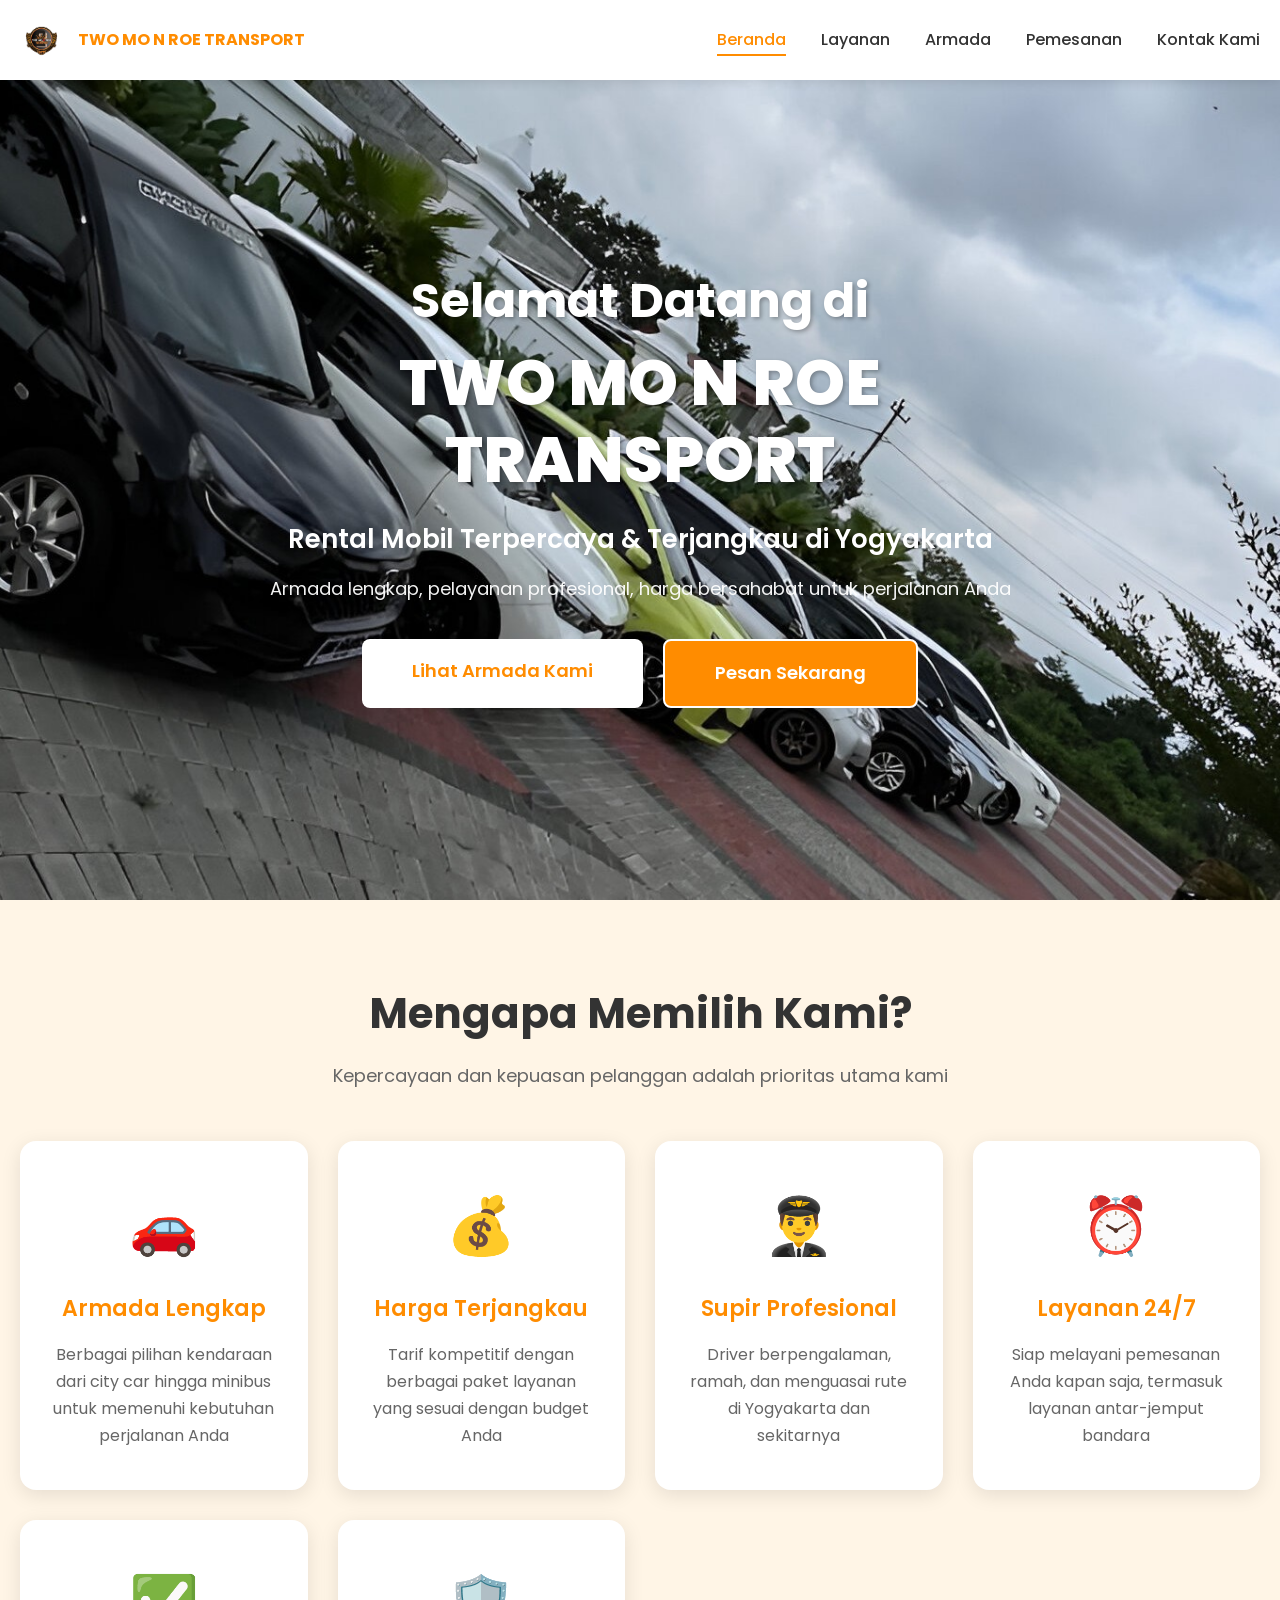
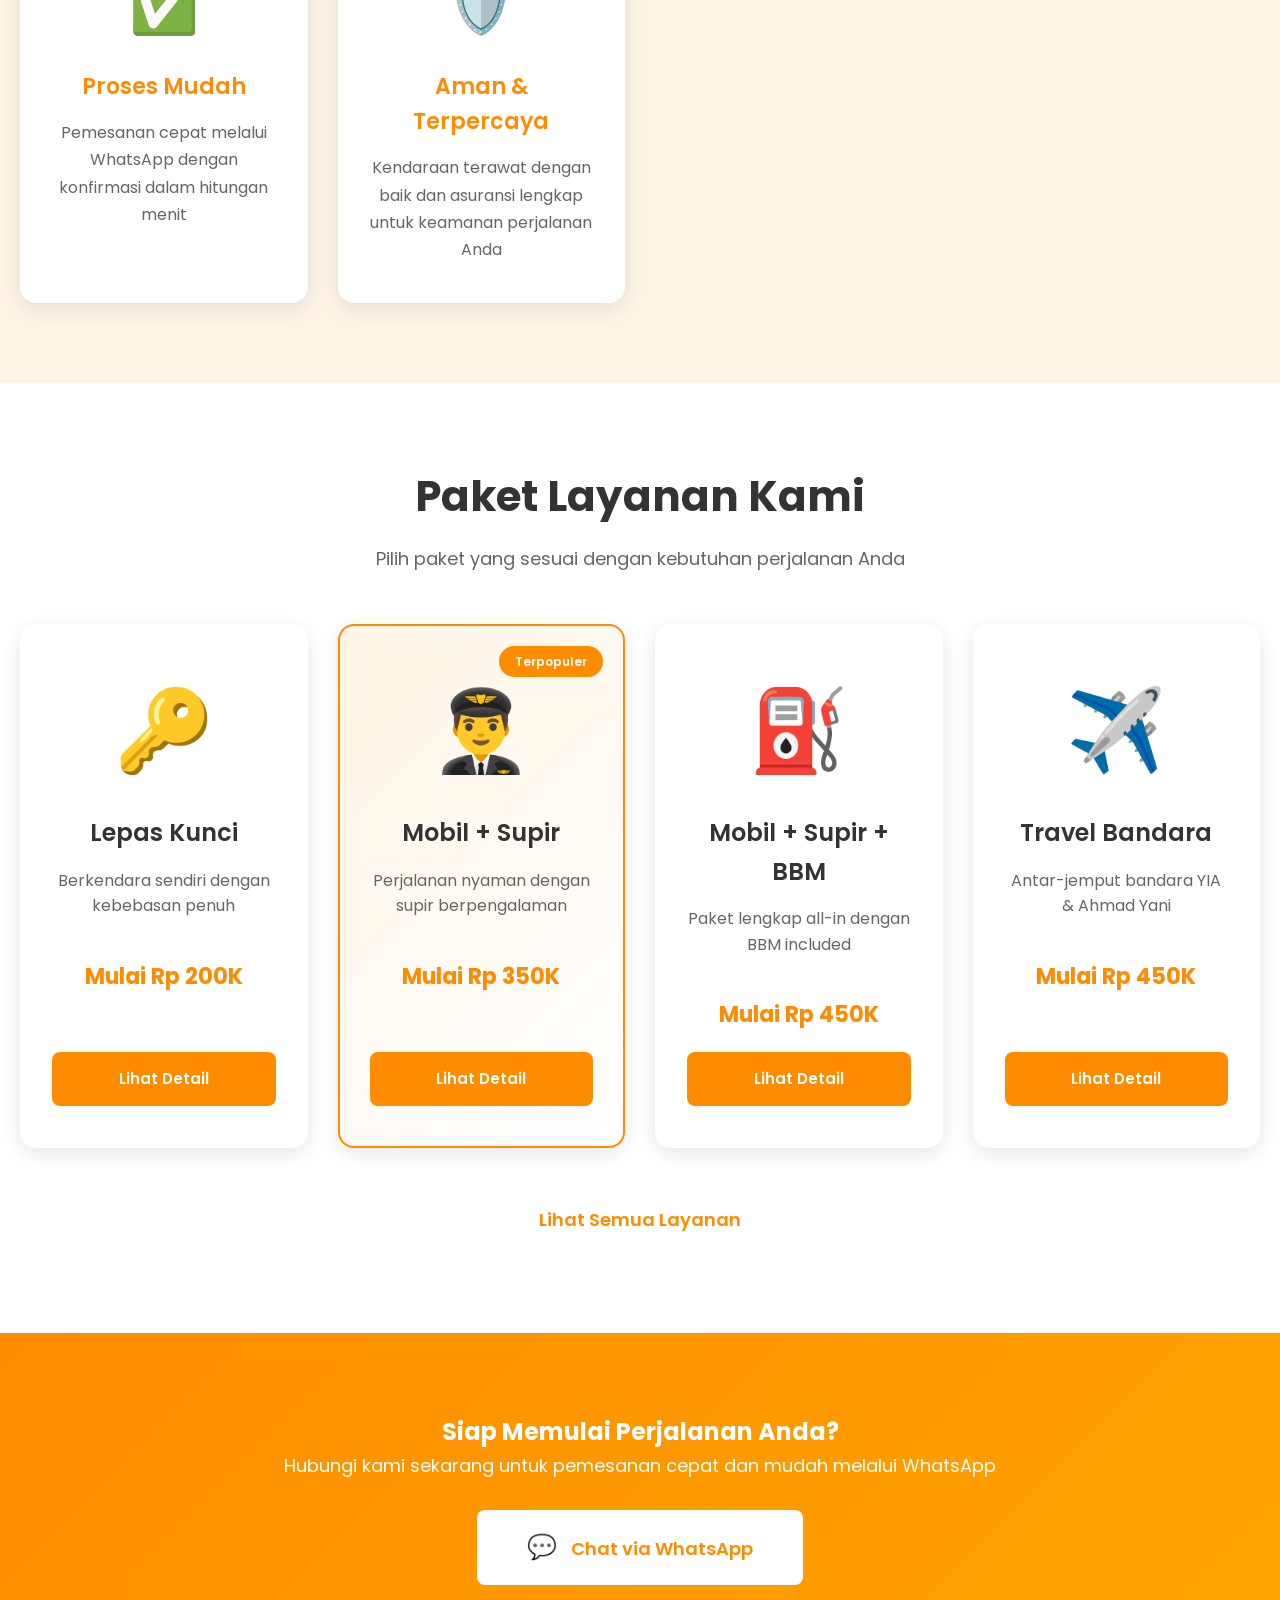
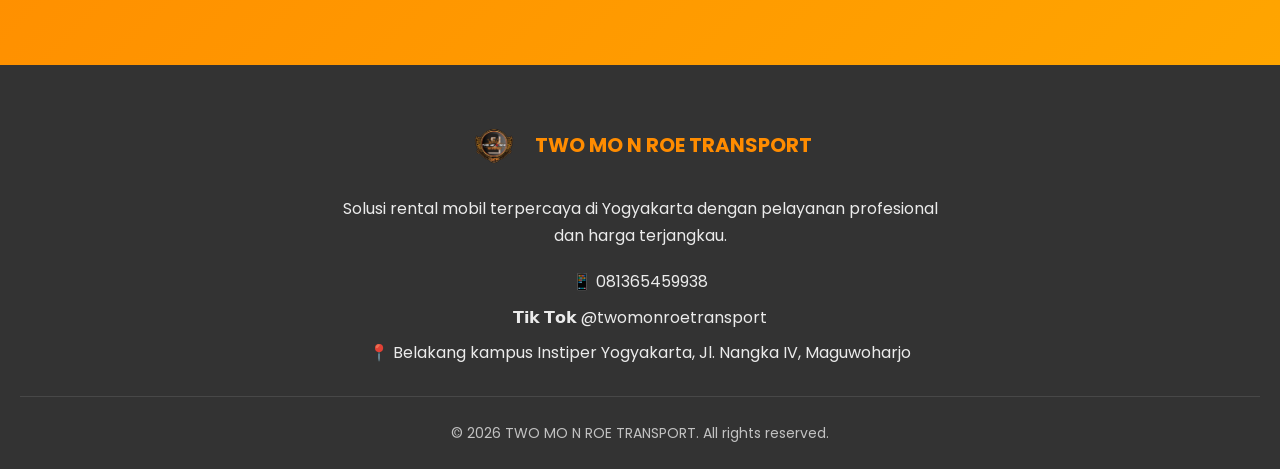
<file: index.html>
<!DOCTYPE html>
<html lang="id">
<head>
    <meta charset="UTF-8">
    <meta name="viewport" content="width=device-width, initial-scale=1.0">
    <meta name="description" content="TWO MO N ROE TRANSPORT - Rental Mobil Terpercaya di Yogyakarta. Layanan Lepas Kunci, Mobil + Supir, dan Travel Bandara.">
    <link rel="icon" href="assets/logo.png" type="image/png">
    <title>TWO MO N ROE TRANSPORT - Rental Mobil Yogyakarta</title>
    <link rel="stylesheet" href="./style.css">
    <link rel="preconnect" href="https://fonts.googleapis.com">
    <link rel="preconnect" href="https://fonts.gstatic.com" crossorigin>
    <link href="https://fonts.googleapis.com/css2?family=Poppins:wght@400;500;600;700;800&display=swap" rel="stylesheet">
</head>
<body>
    <!-- Navigation -->
    <nav class="navbar" id="navbar">
        <div class="container">
            <div class="nav-wrapper">
                <div class="logo">
                    <img src="assets/logo.png" alt="TWO MO N ROE TRANSPORT Logo">
                    <span>TWO MO N ROE TRANSPORT</span>
                </div>
                <button class="mobile-menu-toggle" id="mobileMenuToggle">
                    <span></span>
                    <span></span>
                    <span></span>
                </button>
                <ul class="nav-menu" id="navMenu">
                    <li><a href="index.html" class="nav-link active">Beranda</a></li>
                    <li><a href="layanan.html" class="nav-link">Layanan</a></li>
                    <li><a href="armada.html" class="nav-link">Armada</a></li>
                    <li><a href="pemesanan.html" class="nav-link">Pemesanan</a></li>
                    <li><a href="kontak.html" class="nav-link">Kontak Kami</a></li>
                </ul>
            </div>
        </div>
    </nav>

    <!-- Hero Section -->
    <section class="hero">
        <div class="hero-overlay"></div>
        <div class="hero-background" style="background-image: url('assets/profil2.jpg');"></div>
        <div class="hero-content">
            <h1 class="hero-title">Selamat Datang di<br><span class="brand-name">TWO MO N ROE TRANSPORT</span></h1>
            <p class="hero-subtitle">Rental Mobil Terpercaya & Terjangkau di Yogyakarta</p>
            <p class="hero-description">Armada lengkap, pelayanan profesional, harga bersahabat untuk perjalanan Anda</p>
            <div class="hero-buttons">
                <a href="armada.html" class="btn btn-primary btn-large">Lihat Armada Kami</a>
                <a href="pemesanan.html" class="btn btn-outline btn-large">Pesan Sekarang</a>
            </div>
        </div>
    </section>

    <!-- Why Choose Us Section -->
    <section class="why-choose">
        <div class="container">
            <h2 class="section-title">Mengapa Memilih Kami?</h2>
            <p class="section-subtitle">Kepercayaan dan kepuasan pelanggan adalah prioritas utama kami</p>
            <div class="features-grid">
                <div class="feature-card">
                    <div class="feature-icon">🚗</div>
                    <h3>Armada Lengkap</h3>
                    <p>Berbagai pilihan kendaraan dari city car hingga minibus untuk memenuhi kebutuhan perjalanan Anda</p>
                </div>
                <div class="feature-card">
                    <div class="feature-icon">💰</div>
                    <h3>Harga Terjangkau</h3>
                    <p>Tarif kompetitif dengan berbagai paket layanan yang sesuai dengan budget Anda</p>
                </div>
                <div class="feature-card">
                    <div class="feature-icon">👨‍✈️</div>
                    <h3>Supir Profesional</h3>
                    <p>Driver berpengalaman, ramah, dan menguasai rute di Yogyakarta dan sekitarnya</p>
                </div>
                <div class="feature-card">
                    <div class="feature-icon">⏰</div>
                    <h3>Layanan 24/7</h3>
                    <p>Siap melayani pemesanan Anda kapan saja, termasuk layanan antar-jemput bandara</p>
                </div>
                <div class="feature-card">
                    <div class="feature-icon">✅</div>
                    <h3>Proses Mudah</h3>
                    <p>Pemesanan cepat melalui WhatsApp dengan konfirmasi dalam hitungan menit</p>
                </div>
                <div class="feature-card">
                    <div class="feature-icon">🛡️</div>
                    <h3>Aman & Terpercaya</h3>
                    <p>Kendaraan terawat dengan baik dan asuransi lengkap untuk keamanan perjalanan Anda</p>
                </div>
            </div>
        </div>
    </section>

    <!-- Services Preview Section -->
    <section class="services-preview">
        <div class="container">
            <h2 class="section-title">Paket Layanan Kami</h2>
            <p class="section-subtitle">Pilih paket yang sesuai dengan kebutuhan perjalanan Anda</p>
            <div class="services-grid-clean">
                <div class="service-card-clean">
                    <div class="service-icon-large">🔑</div>
                    <h3>Lepas Kunci</h3>
                    <p>Berkendara sendiri dengan kebebasan penuh</p>
                    <div class="price-tag">Mulai Rp 200K</div>
                    <a href="layanan.html#lepas-kunci" class="btn btn-secondary">Lihat Detail</a>
                </div>
                <div class="service-card-clean featured">
                    <div class="badge">Terpopuler</div>
                    <div class="service-icon-large">👨‍✈️</div>
                    <h3>Mobil + Supir</h3>
                    <p>Perjalanan nyaman dengan supir berpengalaman</p>
                    <div class="price-tag">Mulai Rp 350K</div>
                    <a href="layanan.html#mobil-supir" class="btn btn-secondary">Lihat Detail</a>
                </div>
                <div class="service-card-clean">
                    <div class="service-icon-large">⛽</div>
                    <h3>Mobil + Supir + BBM</h3>
                    <p>Paket lengkap all-in dengan BBM included</p>
                    <div class="price-tag">Mulai Rp 450K</div>
                    <a href="layanan.html#mobil-supir-bbm" class="btn btn-secondary">Lihat Detail</a>
                </div>
                <div class="service-card-clean">
                    <div class="service-icon-large">✈️</div>
                    <h3>Travel Bandara</h3>
                    <p>Antar-jemput bandara YIA & Ahmad Yani</p>
                    <div class="price-tag">Mulai Rp 450K</div>
                    <a href="layanan.html#travel-bandara" class="btn btn-secondary">Lihat Detail</a>
                </div>
            </div>
            <div class="text-center" style="margin-top: 40px;">
                <a href="layanan.html" class="btn btn-primary btn-large">Lihat Semua Layanan</a>
            </div>
        </div>
    </section>

    <!-- CTA Section -->
    <section class="cta-section">
        <div class="container">
            <div class="cta-content">
                <h2>Siap Memulai Perjalanan Anda?</h2>
                <p>Hubungi kami sekarang untuk pemesanan cepat dan mudah melalui WhatsApp</p>
                <a href="https://wa.me/6281365459938?text=Halo%20TWO%20MO%20N%20ROE%20TRANSPORT,%20saya%20ingin%20bertanya%20tentang%20rental%20mobil" class="btn btn-primary btn-large" target="_blank">
                    <span class="whatsapp-icon">💬</span> Chat via WhatsApp
                </a>
            </div>
        </div>
    </section>

    <!-- Footer -->
    <footer class="footer">
        <div class="container">
            <div class="footer-content">
                <div class="footer-logo">
                    <img src="assets/logo.png" alt="TWO MO N ROE TRANSPORT Logo">
                    <p>TWO MO N ROE TRANSPORT</p>
                </div>
                <p class="footer-text">Solusi rental mobil terpercaya di Yogyakarta dengan pelayanan profesional dan harga terjangkau.</p>
                <div class="footer-contact">
                    <p>📱 081365459938</p>
                     <p>𝗧𝗶𝗸 𝗧𝗼𝗸 @twomonroetransport</p>
                    <p>📍 Belakang kampus Instiper Yogyakarta, Jl. Nangka IV, Maguwoharjo</p>
                </div>
            </div>
            <div class="footer-bottom">
                <p>&copy; 2026 TWO MO N ROE TRANSPORT. All rights reserved.</p>
            </div>
        </div>
    </footer>

    <script src="script.js"></script>
</body>
</html>
</file>
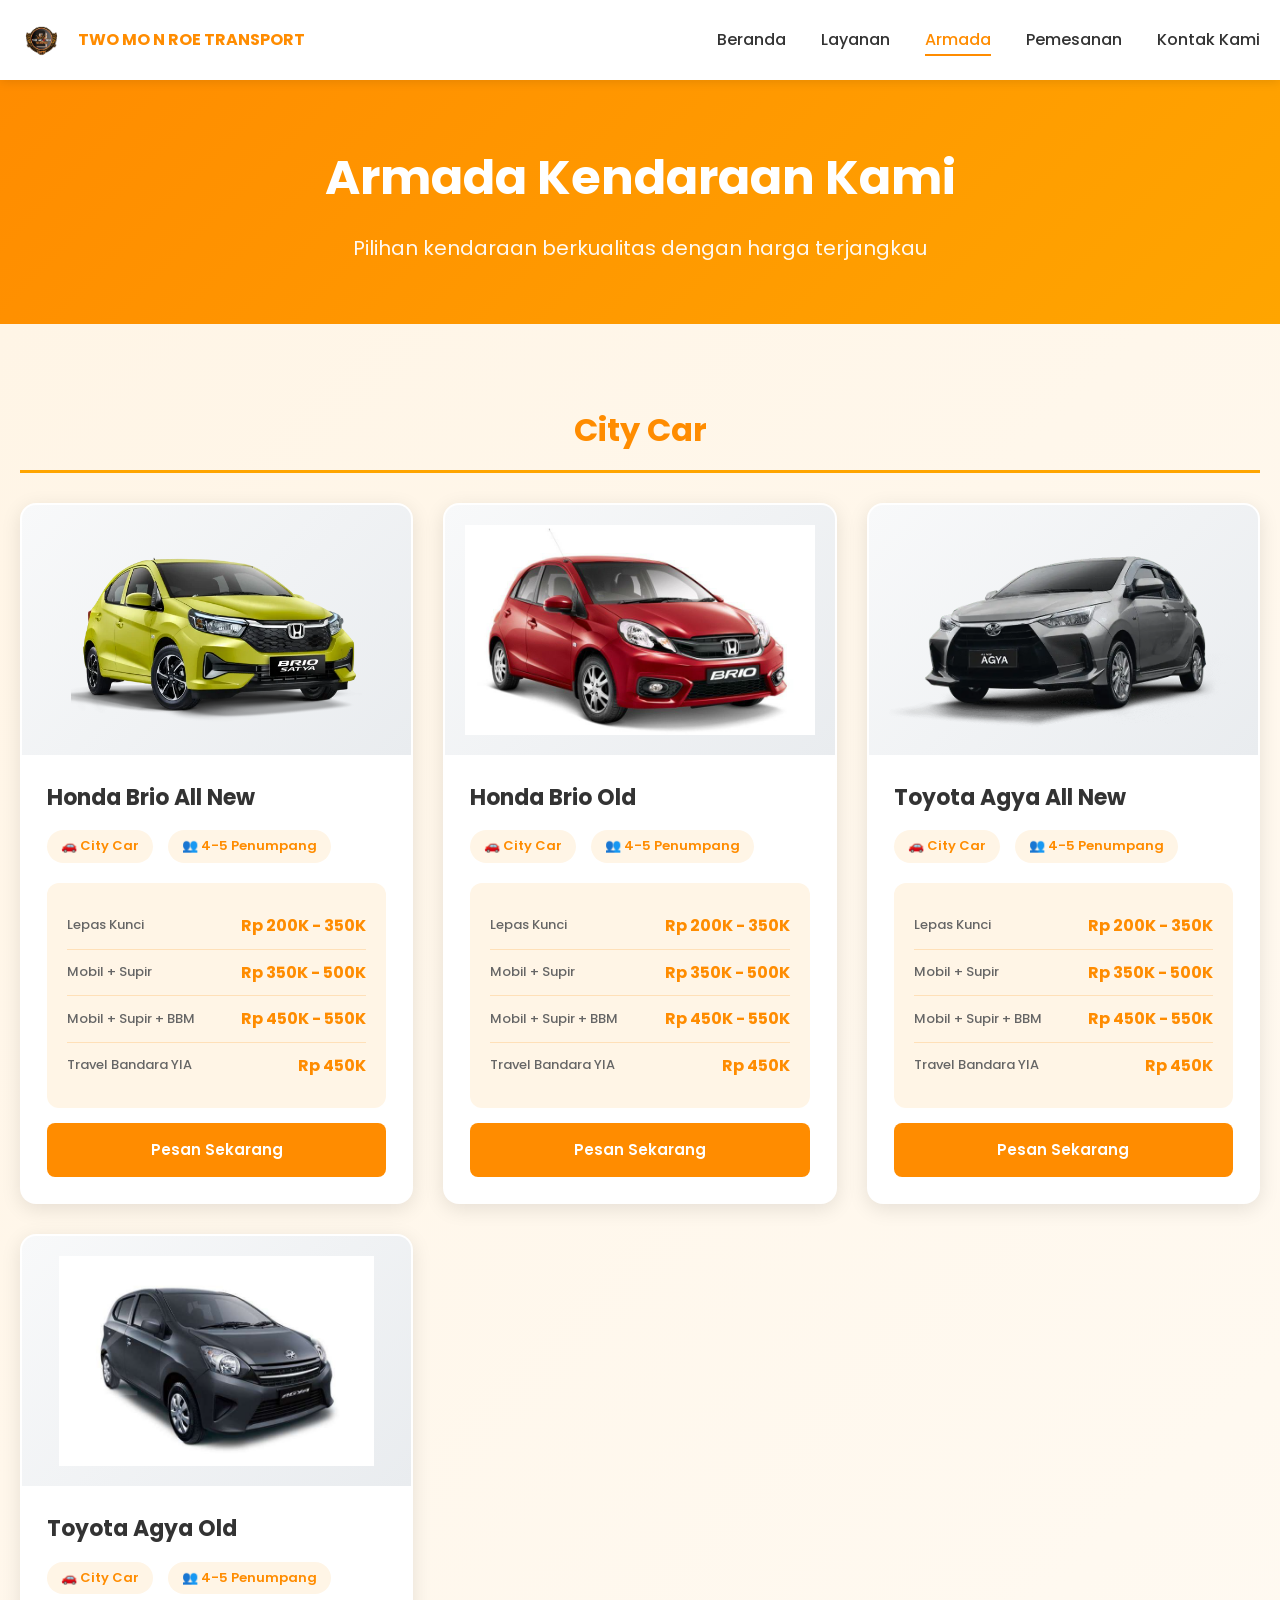
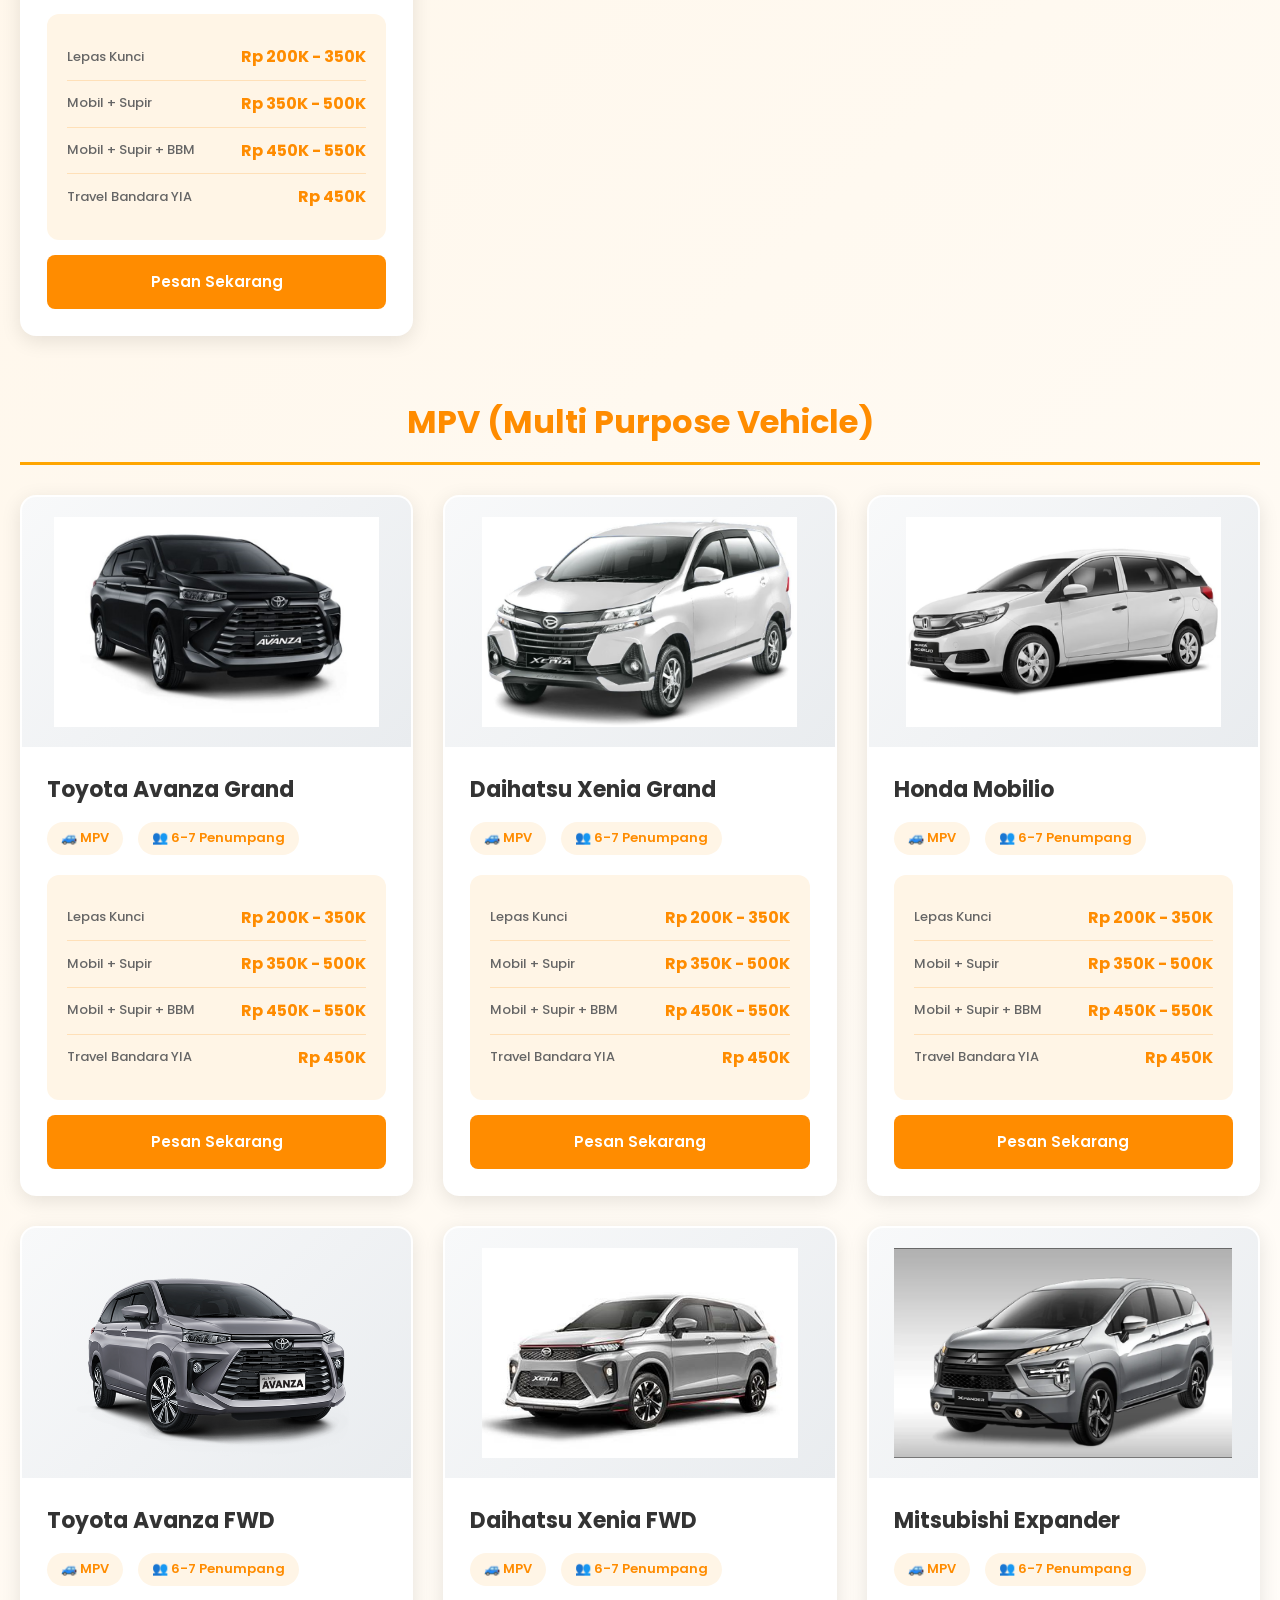
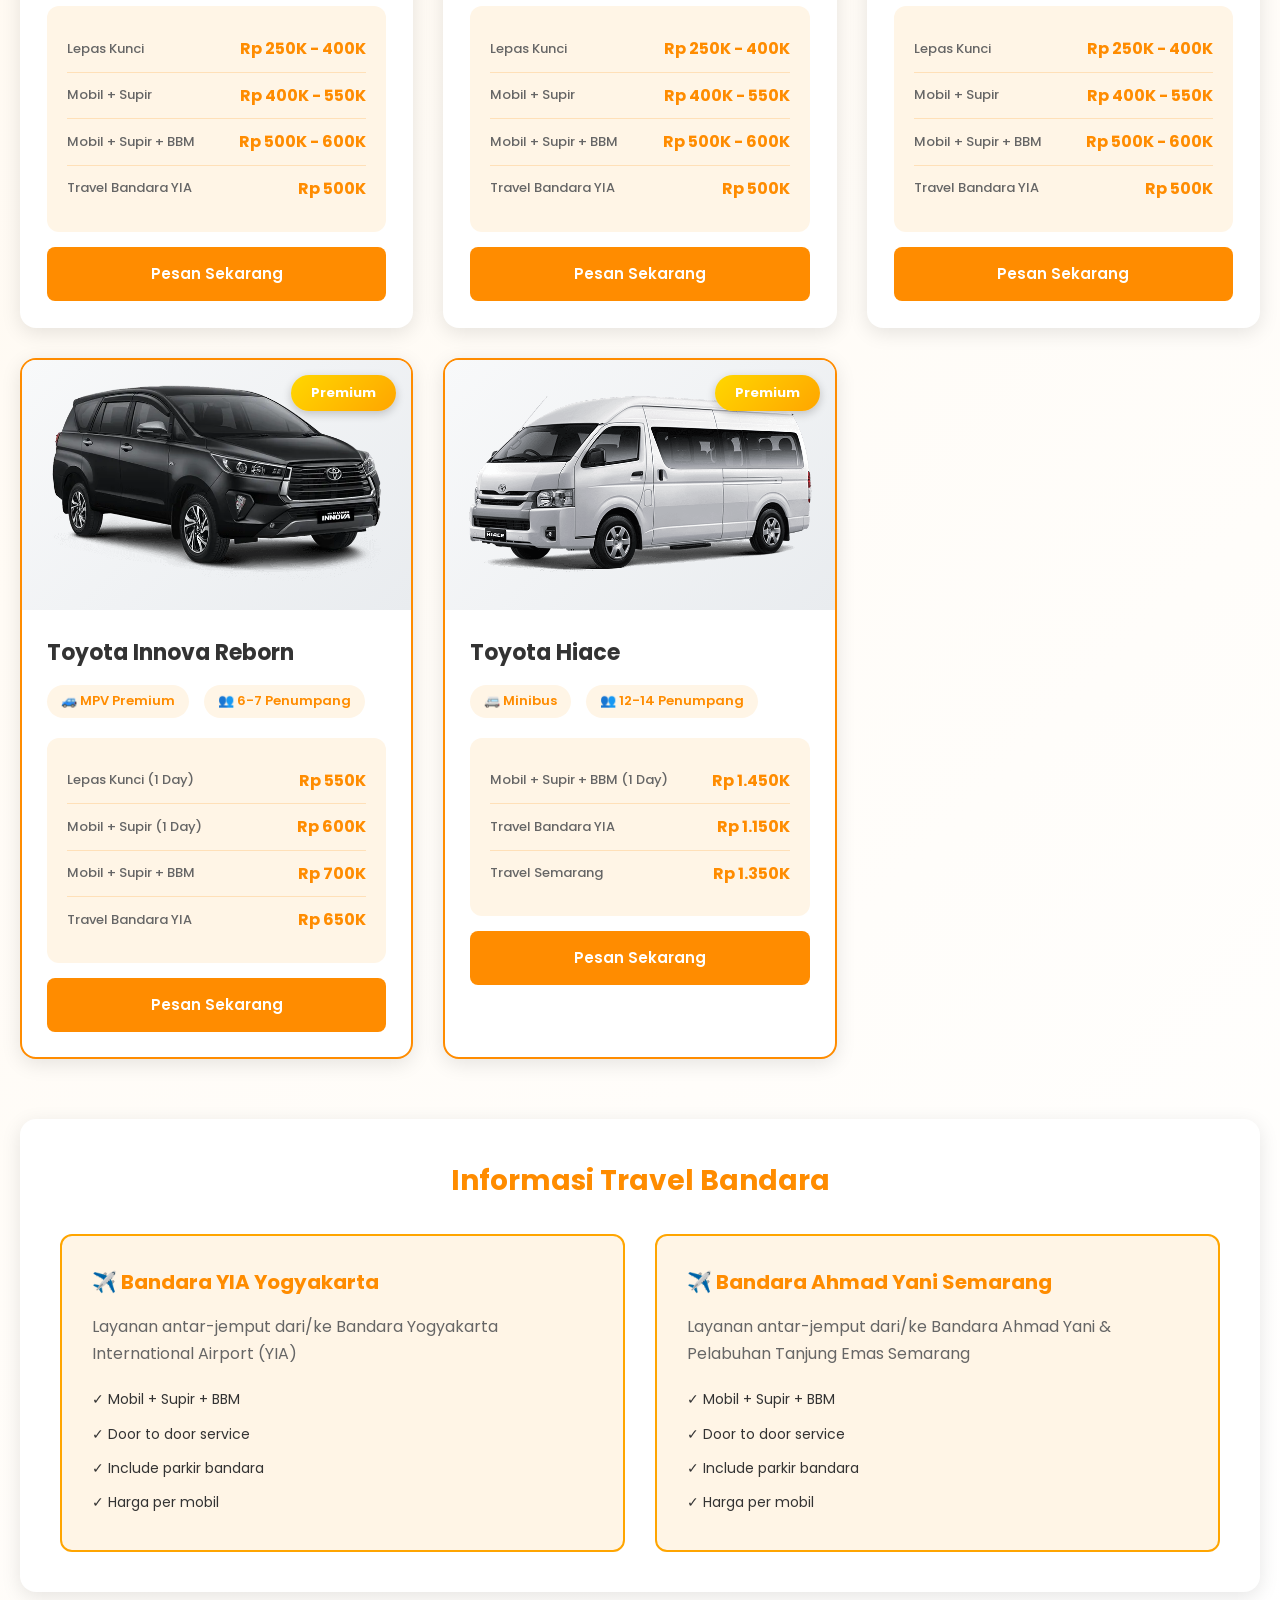
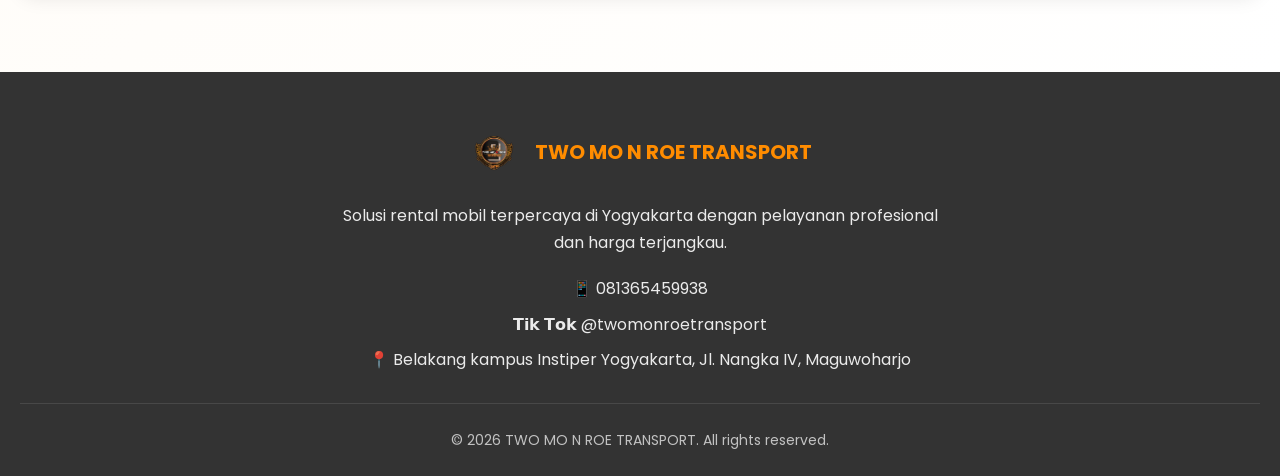
<file: armada.html>
<!DOCTYPE html>
<html lang="id">
<head>
    <meta charset="UTF-8">
    <meta name="viewport" content="width=device-width, initial-scale=1.0">
    <meta name="description" content="Armada Kendaraan TWO MO N ROE TRANSPORT - City Car, MPV, Innova, Hiace untuk Rental di Yogyakarta">
    <link rel="icon" href="assets/logo.png" type="image/png">
    <title>Armada - TWO MO N ROE TRANSPORT</title>
    <link rel="stylesheet" href="./style.css">
    <link rel="preconnect" href="https://fonts.googleapis.com">
    <link rel="preconnect" href="https://fonts.gstatic.com" crossorigin>
    <link href="https://fonts.googleapis.com/css2?family=Poppins:wght@400;500;600;700;800&display=swap" rel="stylesheet">
</head>
<body>
    <!-- Navigation -->
    <nav class="navbar" id="navbar">
        <div class="container">
            <div class="nav-wrapper">
                <div class="logo">
                    <img src="assets/logo.png" alt="TWO MO N ROE TRANSPORT Logo">
                    <span>TWO MO N ROE TRANSPORT</span>
                </div>
                <button class="mobile-menu-toggle" id="mobileMenuToggle">
                    <span></span>
                    <span></span>
                    <span></span>
                </button>
                <ul class="nav-menu" id="navMenu">
                    <li><a href="index.html" class="nav-link">Beranda</a></li>
                    <li><a href="layanan.html" class="nav-link">Layanan</a></li>
                    <li><a href="armada.html" class="nav-link active">Armada</a></li>
                    <li><a href="pemesanan.html" class="nav-link">Pemesanan</a></li>
                    <li><a href="kontak.html" class="nav-link">Kontak Kami</a></li>
                </ul>
            </div>
        </div>
    </nav>

    <!-- Page Header -->
    <section class="page-header">
        <div class="container">
            <h1>Armada Kendaraan Kami</h1>
            <p>Pilihan kendaraan berkualitas dengan harga terjangkau</p>
        </div>
    </section>

    <!-- Armada Section -->
    <section class="armada">
        <div class="container">
            <!-- City Cars -->
            <div class="car-category">
                <h3 class="category-title">City Car</h3>
                <div class="cars-grid">
                    <!-- Honda Brio New -->
                    <div class="car-card" data-category="lepas-kunci mobil-supir mobil-supir-bbm travel">
                        <div class="car-image">
                            <img src="assets/brio-new.png" alt="Honda Brio All New">
                        </div>
                        <div class="car-info">
                            <h4>Honda Brio All New</h4>
                            <div class="car-specs">
                                <span>🚗 City Car</span>
                                <span>👥 4-5 Penumpang</span>
                            </div>
                            <div class="price-options">
                                <div class="price-item">
                                    <span class="service-type">Lepas Kunci</span>
                                    <span class="price">Rp 200K - 350K</span>
                                </div>
                                <div class="price-item">
                                    <span class="service-type">Mobil + Supir</span>
                                    <span class="price">Rp 350K - 500K</span>
                                </div>
                                <div class="price-item">
                                    <span class="service-type">Mobil + Supir + BBM</span>
                                    <span class="price">Rp 450K - 550K</span>
                                </div>
                                <div class="price-item">
                                    <span class="service-type">Travel Bandara YIA</span>
                                    <span class="price">Rp 450K</span>
                                </div>
                            </div>
                            <a href="https://wa.me/6281365459938?text=Halo%20TWO%20MO%20N%20ROE%20TRANSPORT,%20saya%20ingin%20memesan%20Honda%20Brio%20All%20New" 
                            class="btn btn-secondary" target="_blank">Pesan Sekarang</a>
                        </div>
                    </div>

                    <!-- Honda Brio Old -->
                    <div class="car-card" data-category="lepas-kunci mobil-supir mobil-supir-bbm travel">
                        <div class="car-image">
                            <img src="assets/brio-old.png" alt="Honda Brio Old">
                        </div>
                        <div class="car-info">
                            <h4>Honda Brio Old</h4>
                            <div class="car-specs">
                                <span>🚗 City Car</span>
                                <span>👥 4-5 Penumpang</span>
                            </div>
                            <div class="price-options">
                                <div class="price-item">
                                    <span class="service-type">Lepas Kunci</span>
                                    <span class="price">Rp 200K - 350K</span>
                                </div>
                                <div class="price-item">
                                    <span class="service-type">Mobil + Supir</span>
                                    <span class="price">Rp 350K - 500K</span>
                                </div>
                                <div class="price-item">
                                    <span class="service-type">Mobil + Supir + BBM</span>
                                    <span class="price">Rp 450K - 550K</span>
                                </div>
                                <div class="price-item">
                                    <span class="service-type">Travel Bandara YIA</span>
                                    <span class="price">Rp 450K</span>
                                </div>
                            </div>
                            <a href="https://wa.me/6281365459938?text=Halo%20TWO%20MO%20N%20ROE%20TRANSPORT,%20saya%20ingin%20memesan%20Honda%20Brio%20Old" class="btn btn-secondary" target="_blank">Pesan Sekarang</a>
                        </div>
                    </div>

                    <!-- Toyota Agya New -->
                    <div class="car-card" data-category="lepas-kunci mobil-supir mobil-supir-bbm travel">
                        <div class="car-image">
                            <img src="assets/agya-new.png" alt="Toyota Agya All New">
                        </div>
                        <div class="car-info">
                            <h4>Toyota Agya All New</h4>
                            <div class="car-specs">
                                <span>🚗 City Car</span>
                                <span>👥 4-5 Penumpang</span>
                            </div>
                            <div class="price-options">
                                <div class="price-item">
                                    <span class="service-type">Lepas Kunci</span>
                                    <span class="price">Rp 200K - 350K</span>
                                </div>
                                <div class="price-item">
                                    <span class="service-type">Mobil + Supir</span>
                                    <span class="price">Rp 350K - 500K</span>
                                </div>
                                <div class="price-item">
                                    <span class="service-type">Mobil + Supir + BBM</span>
                                    <span class="price">Rp 450K - 550K</span>
                                </div>
                                <div class="price-item">
                                    <span class="service-type">Travel Bandara YIA</span>
                                    <span class="price">Rp 450K</span>
                                </div>
                            </div>
                            <a href="https://wa.me/6281365459938?text=Halo%20TWO%20MO%20N%20ROE%20TRANSPORT,%20saya%20ingin%20memesan%20Toyota%20Agya%20All%20New" class="btn btn-secondary" target="_blank">Pesan Sekarang</a>
                        </div>
                    </div>

                    <!-- Toyota Agya Old -->
                    <div class="car-card" data-category="lepas-kunci mobil-supir mobil-supir-bbm travel">
                        <div class="car-image">
                            <img src="assets/agya-old.jpg" alt="Toyota Agya Old">
                        </div>
                        <div class="car-info">
                            <h4>Toyota Agya Old</h4>
                            <div class="car-specs">
                                <span>🚗 City Car</span>
                                <span>👥 4-5 Penumpang</span>
                            </div>
                            <div class="price-options">
                                <div class="price-item">
                                    <span class="service-type">Lepas Kunci</span>
                                    <span class="price">Rp 200K - 350K</span>
                                </div>
                                <div class="price-item">
                                    <span class="service-type">Mobil + Supir</span>
                                    <span class="price">Rp 350K - 500K</span>
                                </div>
                                <div class="price-item">
                                    <span class="service-type">Mobil + Supir + BBM</span>
                                    <span class="price">Rp 450K - 550K</span>
                                </div>
                                <div class="price-item">
                                    <span class="service-type">Travel Bandara YIA</span>
                                    <span class="price">Rp 450K</span>
                                </div>
                            </div>
                            <a href="https://wa.me/6281365459938?text=Halo%20TWO%20MO%20N%20ROE%20TRANSPORT,%20saya%20ingin%20memesan%20Toyota%20Agya%20Old" class="btn btn-secondary" target="_blank">Pesan Sekarang</a>
                        </div>
                    </div>
                </div>
            </div>

            <!-- MPV -->
            <div class="car-category">
                <h3 class="category-title">MPV (Multi Purpose Vehicle)</h3>
                <div class="cars-grid">
                    <!-- Avanza Grand -->
                    <div class="car-card" data-category="lepas-kunci mobil-supir mobil-supir-bbm travel">
                        <div class="car-image">
                            <img src="assets/avanza-grand.jpg" alt="Toyota Avanza Grand">
                        </div>
                        <div class="car-info">
                            <h4>Toyota Avanza Grand</h4>
                            <div class="car-specs">
                                <span>🚙 MPV</span>
                                <span>👥 6-7 Penumpang</span>
                            </div>
                            <div class="price-options">
                                <div class="price-item">
                                    <span class="service-type">Lepas Kunci</span>
                                    <span class="price">Rp 200K - 350K</span>
                                </div>
                                <div class="price-item">
                                    <span class="service-type">Mobil + Supir</span>
                                    <span class="price">Rp 350K - 500K</span>
                                </div>
                                <div class="price-item">
                                    <span class="service-type">Mobil + Supir + BBM</span>
                                    <span class="price">Rp 450K - 550K</span>
                                </div>
                                <div class="price-item">
                                    <span class="service-type">Travel Bandara YIA</span>
                                    <span class="price">Rp 450K</span>
                                </div>
                            </div>
                            <a href="https://wa.me/6281365459938?text=Halo%20TWO%20MO%20N%20ROE%20TRANSPORT,%20saya%20ingin%20memesan%20Toyota%20Avanza%20Grand" class="btn btn-secondary" target="_blank">Pesan Sekarang</a>
                        </div>
                    </div>

                    <!-- Xenia Grand -->
                    <div class="car-card" data-category="lepas-kunci mobil-supir mobil-supir-bbm travel">
                        <div class="car-image">
                            <img src="assets/xenia-grand.png" alt="Daihatsu Xenia Grand">
                        </div>
                        <div class="car-info">
                            <h4>Daihatsu Xenia Grand</h4>
                            <div class="car-specs">
                                <span>🚙 MPV</span>
                                <span>👥 6-7 Penumpang</span>
                            </div>
                            <div class="price-options">
                                <div class="price-item">
                                    <span class="service-type">Lepas Kunci</span>
                                    <span class="price">Rp 200K - 350K</span>
                                </div>
                                <div class="price-item">
                                    <span class="service-type">Mobil + Supir</span>
                                    <span class="price">Rp 350K - 500K</span>
                                </div>
                                <div class="price-item">
                                    <span class="service-type">Mobil + Supir + BBM</span>
                                    <span class="price">Rp 450K - 550K</span>
                                </div>
                                <div class="price-item">
                                    <span class="service-type">Travel Bandara YIA</span>
                                    <span class="price">Rp 450K</span>
                                </div>
                            </div>
                            <a href="https://wa.me/6281365459938?text=Halo%20TWO%20MO%20N%20ROE%20TRANSPORT,%20saya%20ingin%20memesan%20Daihatsu%20Xenia%20Grand" class="btn btn-secondary" target="_blank">Pesan Sekarang</a>
                        </div>
                    </div>

                    <!-- Mobilio -->
                    <div class="car-card" data-category="lepas-kunci mobil-supir mobil-supir-bbm travel">
                        <div class="car-image">
                            <img src="assets/mobilio.png" alt="Honda Mobilio">
                        </div>
                        <div class="car-info">
                            <h4>Honda Mobilio</h4>
                            <div class="car-specs">
                                <span>🚙 MPV</span>
                                <span>👥 6-7 Penumpang</span>
                            </div>
                            <div class="price-options">
                                <div class="price-item">
                                    <span class="service-type">Lepas Kunci</span>
                                    <span class="price">Rp 200K - 350K</span>
                                </div>
                                <div class="price-item">
                                    <span class="service-type">Mobil + Supir</span>
                                    <span class="price">Rp 350K - 500K</span>
                                </div>
                                <div class="price-item">
                                    <span class="service-type">Mobil + Supir + BBM</span>
                                    <span class="price">Rp 450K - 550K</span>
                                </div>
                                <div class="price-item">
                                    <span class="service-type">Travel Bandara YIA</span>
                                    <span class="price">Rp 450K</span>
                                </div>
                            </div>
                            <a href="https://wa.me/6281365459938?text=Halo%20TWO%20MO%20N%20ROE%20TRANSPORT,%20saya%20ingin%20memesan%20Honda%20Mobilio" class="btn btn-secondary" target="_blank">Pesan Sekarang</a>
                        </div>
                    </div>

                    <!-- Avanza FWD -->
                    <div class="car-card" data-category="lepas-kunci mobil-supir mobil-supir-bbm travel">
                        <div class="car-image">
                            <img src="assets/avanza-fwd.png" alt="Toyota Avanza FWD">
                        </div>
                        <div class="car-info">
                            <h4>Toyota Avanza FWD</h4>
                            <div class="car-specs">
                                <span>🚙 MPV</span>
                                <span>👥 6-7 Penumpang</span>
                            </div>
                            <div class="price-options">
                                <div class="price-item">
                                    <span class="service-type">Lepas Kunci</span>
                                    <span class="price">Rp 250K - 400K</span>
                                </div>
                                <div class="price-item">
                                    <span class="service-type">Mobil + Supir</span>
                                    <span class="price">Rp 400K - 550K</span>
                                </div>
                                <div class="price-item">
                                    <span class="service-type">Mobil + Supir + BBM</span>
                                    <span class="price">Rp 500K - 600K</span>
                                </div>
                                <div class="price-item">
                                    <span class="service-type">Travel Bandara YIA</span>
                                    <span class="price">Rp 500K</span>
                                </div>
                            </div>
                            <a href="https://wa.me/6281365459938?text=Halo%20TWO%20MO%20N%20ROE%20TRANSPORT,%20saya%20ingin%20memesan%20Toyota%20Avanza%20FWD" class="btn btn-secondary" target="_blank">Pesan Sekarang</a>
                        </div>
                    </div>

                    <!-- Xenia FWD -->
                    <div class="car-card" data-category="lepas-kunci mobil-supir mobil-supir-bbm travel">
                        <div class="car-image">
                            <img src="assets/xenia-fwd.jpg" alt="Daihatsu Xenia FWD">
                        </div>
                        <div class="car-info">
                            <h4>Daihatsu Xenia FWD</h4>
                            <div class="car-specs">
                                <span>🚙 MPV</span>
                                <span>👥 6-7 Penumpang</span>
                            </div>
                            <div class="price-options">
                                <div class="price-item">
                                    <span class="service-type">Lepas Kunci</span>
                                    <span class="price">Rp 250K - 400K</span>
                                </div>
                                <div class="price-item">
                                    <span class="service-type">Mobil + Supir</span>
                                    <span class="price">Rp 400K - 550K</span>
                                </div>
                                <div class="price-item">
                                    <span class="service-type">Mobil + Supir + BBM</span>
                                    <span class="price">Rp 500K - 600K</span>
                                </div>
                                <div class="price-item">
                                    <span class="service-type">Travel Bandara YIA</span>
                                    <span class="price">Rp 500K</span>
                                </div>
                            </div>
                            <a href="https://wa.me/6281365459938?text=Halo%20TWO%20MO%20N%20ROE%20TRANSPORT,%20saya%20ingin%20memesan%20Daihatsu%20Xenia%20FWD" class="btn btn-secondary" target="_blank">Pesan Sekarang</a>
                        </div>
                    </div>

                    <!-- Expander -->
                    <div class="car-card" data-category="lepas-kunci mobil-supir mobil-supir-bbm travel">
                        <div class="car-image">
                            <img src="assets/expander.png" alt="Mitsubishi Expander">
                        </div>
                        <div class="car-info">
                            <h4>Mitsubishi Expander</h4>
                            <div class="car-specs">
                                <span>🚙 MPV</span>
                                <span>👥 6-7 Penumpang</span>
                            </div>
                            <div class="price-options">
                                <div class="price-item">
                                    <span class="service-type">Lepas Kunci</span>
                                    <span class="price">Rp 250K - 400K</span>
                                </div>
                                <div class="price-item">
                                    <span class="service-type">Mobil + Supir</span>
                                    <span class="price">Rp 400K - 550K</span>
                                </div>
                                <div class="price-item">
                                    <span class="service-type">Mobil + Supir + BBM</span>
                                    <span class="price">Rp 500K - 600K</span>
                                </div>
                                <div class="price-item">
                                    <span class="service-type">Travel Bandara YIA</span>
                                    <span class="price">Rp 500K</span>
                                </div>
                            </div>
                            <a href="https://wa.me/6281365459938?text=Halo%20TWO%20MO%20N%20ROE%20TRANSPORT,%20saya%20ingin%20memesan%20Mitsubishi%20Expander" class="btn btn-secondary" target="_blank">Pesan Sekarang</a>
                        </div>
                    </div>

                    <!-- Innova Reborn -->
                    <div class="car-card featured-car" data-category="lepas-kunci mobil-supir mobil-supir-bbm travel">
                        <div class="premium-badge">Premium</div>
                        <div class="car-image">
                            <img src="assets/innova.png" alt="Toyota Innova Reborn">
                        </div>
                        <div class="car-info">
                            <h4>Toyota Innova Reborn</h4>
                            <div class="car-specs">
                                <span>🚙 MPV Premium</span>
                                <span>👥 6-7 Penumpang</span>
                            </div>
                            <div class="price-options">
                                <div class="price-item">
                                    <span class="service-type">Lepas Kunci (1 Day)</span>
                                    <span class="price">Rp 550K</span>
                                </div>
                                <div class="price-item">
                                    <span class="service-type">Mobil + Supir (1 Day)</span>
                                    <span class="price">Rp 600K</span>
                                </div>
                                <div class="price-item">
                                    <span class="service-type">Mobil + Supir + BBM</span>
                                    <span class="price">Rp 700K</span>
                                </div>
                                <div class="price-item">
                                    <span class="service-type">Travel Bandara YIA</span>
                                    <span class="price">Rp 650K</span>
                                </div>
                            </div>
                            <a href="https://wa.me/6281365459938?text=Halo%20TWO%20MO%20N%20ROE%20TRANSPORT,%20saya%20ingin%20memesan%20Toyota%20Innova%20Reborn" class="btn btn-secondary" target="_blank">Pesan Sekarang</a>
                        </div>
                    </div>

                    <!-- Hiace -->
                    <div class="car-card featured-car" data-category="mobil-supir-bbm travel">
                        <div class="premium-badge">Premium</div>
                        <div class="car-image">
                            <img src="assets/haice.png" alt="Toyota Hiace">
                        </div>
                        <div class="car-info">
                            <h4>Toyota Hiace</h4>
                            <div class="car-specs">
                                <span>🚐 Minibus</span>
                                <span>👥 12-14 Penumpang</span>
                            </div>
                            <div class="price-options">
                                <div class="price-item">
                                    <span class="service-type">Mobil + Supir + BBM (1 Day)</span>
                                    <span class="price">Rp 1.450K</span>
                                </div>
                                <div class="price-item">
                                    <span class="service-type">Travel Bandara YIA</span>
                                    <span class="price">Rp 1.150K</span>
                                </div>
                                <div class="price-item">
                                    <span class="service-type">Travel Semarang</span>
                                    <span class="price">Rp 1.350K</span>
                                </div>
                            </div>
                            <a href="https://wa.me/6281365459938?text=Halo%20TWO%20MO%20N%20ROE%20TRANSPORT,%20saya%20ingin%20memesan%20Toyota%20Hiace" class="btn btn-secondary" target="_blank">Pesan Sekarang</a>
                        </div>
                    </div>
                </div>
            </div>

            <!-- Travel Info -->
            <div class="travel-info">
                <h3 class="info-title">Informasi Travel Bandara</h3>
                <div class="travel-grid">
                    <div class="travel-card">
                        <h4>✈️ Bandara YIA Yogyakarta</h4>
                        <p>Layanan antar-jemput dari/ke Bandara Yogyakarta International Airport (YIA)</p>
                        <ul>
                            <li>✓ Mobil + Supir + BBM</li>
                            <li>✓ Door to door service</li>
                            <li>✓ Include parkir bandara</li>
                            <li>✓ Harga per mobil</li>
                        </ul>
                    </div>
                    <div class="travel-card">
                        <h4>✈️ Bandara Ahmad Yani Semarang</h4>
                        <p>Layanan antar-jemput dari/ke Bandara Ahmad Yani & Pelabuhan Tanjung Emas Semarang</p>
                        <ul>
                            <li>✓ Mobil + Supir + BBM</li>
                            <li>✓ Door to door service</li>
                            <li>✓ Include parkir bandara</li>
                            <li>✓ Harga per mobil</li>
                        </ul>
                    </div>
                </div>
            </div>
        </div>
    </section>

    <!-- Footer -->
    <footer class="footer">
        <div class="container">
            <div class="footer-content">
                <div class="footer-logo">
                    <img src="assets/logo.png" alt="TWO MO N ROE TRANSPORT Logo">
                    <p>TWO MO N ROE TRANSPORT</p>
                </div>
                <p class="footer-text">Solusi rental mobil terpercaya di Yogyakarta dengan pelayanan profesional dan harga terjangkau.</p>
                <div class="footer-contact">
                    <p>📱 081365459938</p>
                     <p>𝗧𝗶𝗸 𝗧𝗼𝗸 @twomonroetransport</p>
                    <p>📍 Belakang kampus Instiper Yogyakarta, Jl. Nangka IV, Maguwoharjo</p>
                </div>
            </div>
            <div class="footer-bottom">
                <p>&copy; 2026 TWO MO N ROE TRANSPORT. All rights reserved.</p>
            </div>
        </div>
    </footer>

    <script src="script.js"></script>
</body>
</html>
</file>
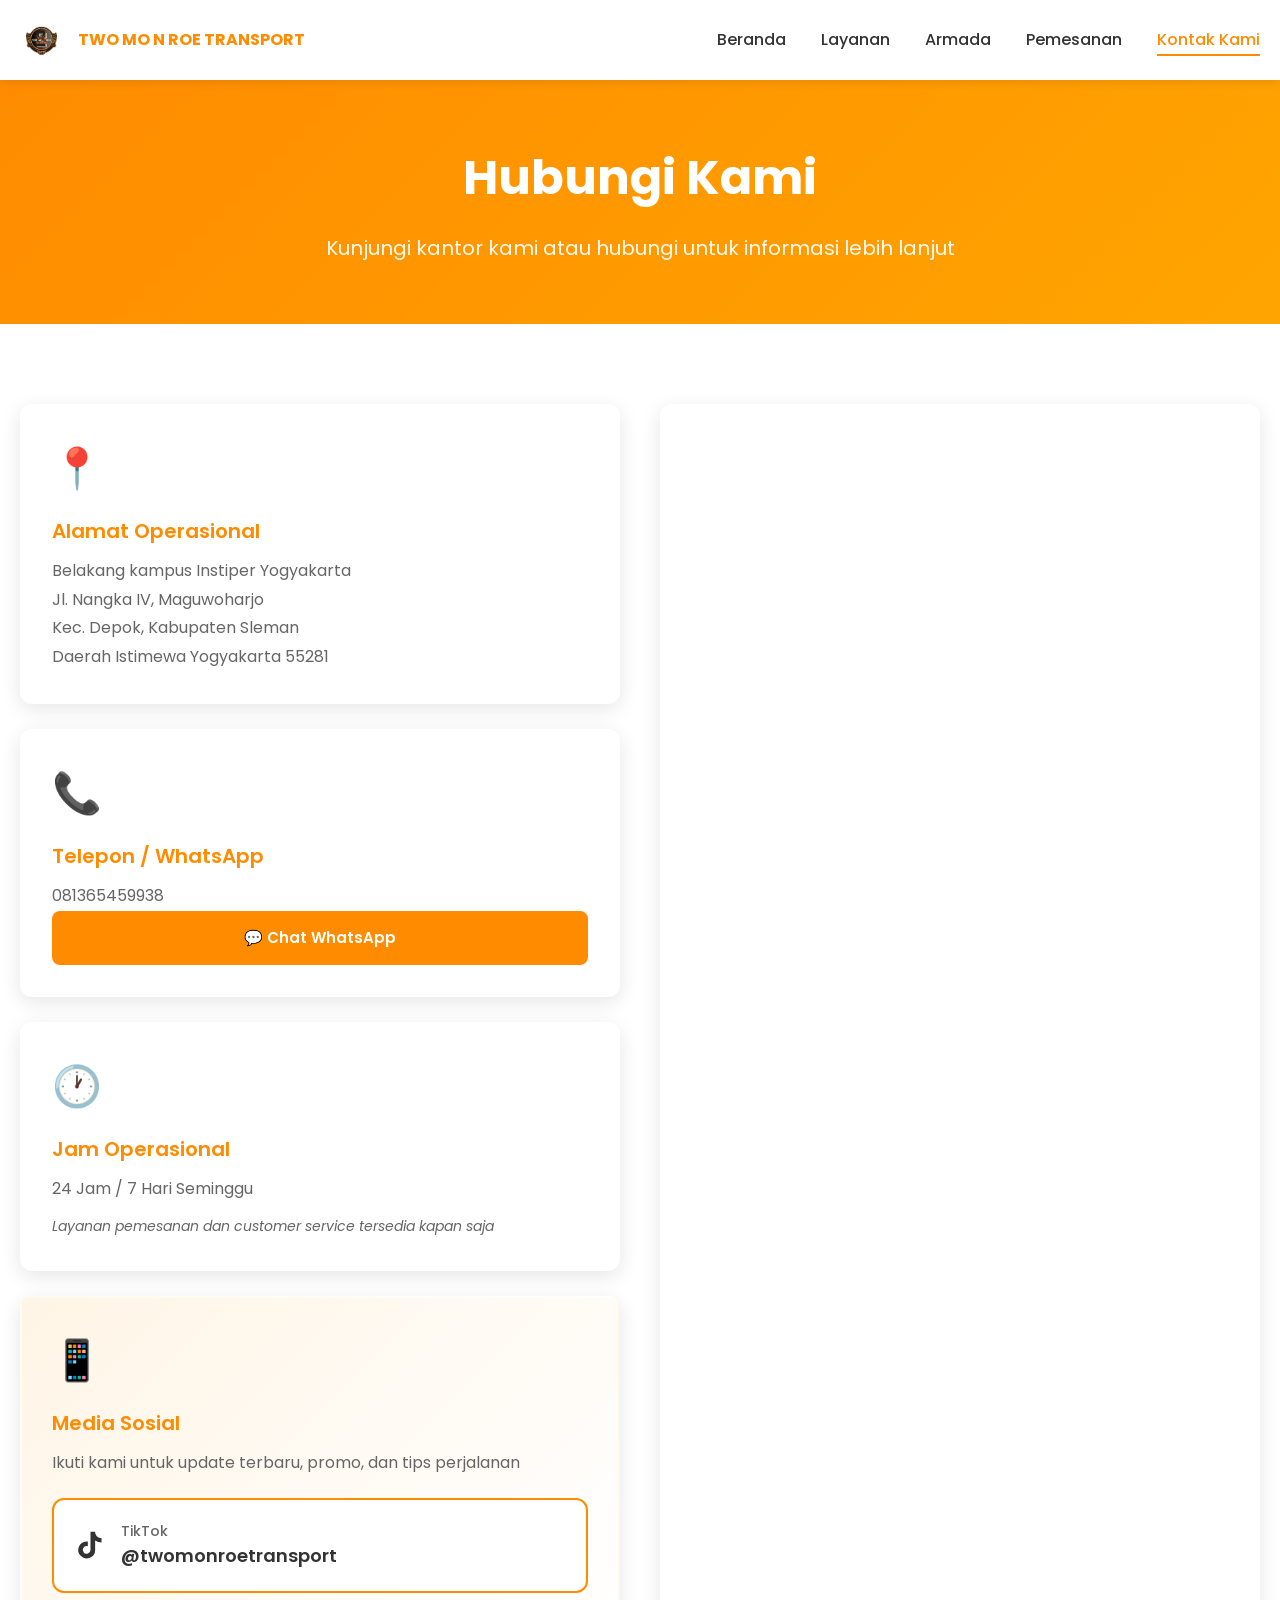
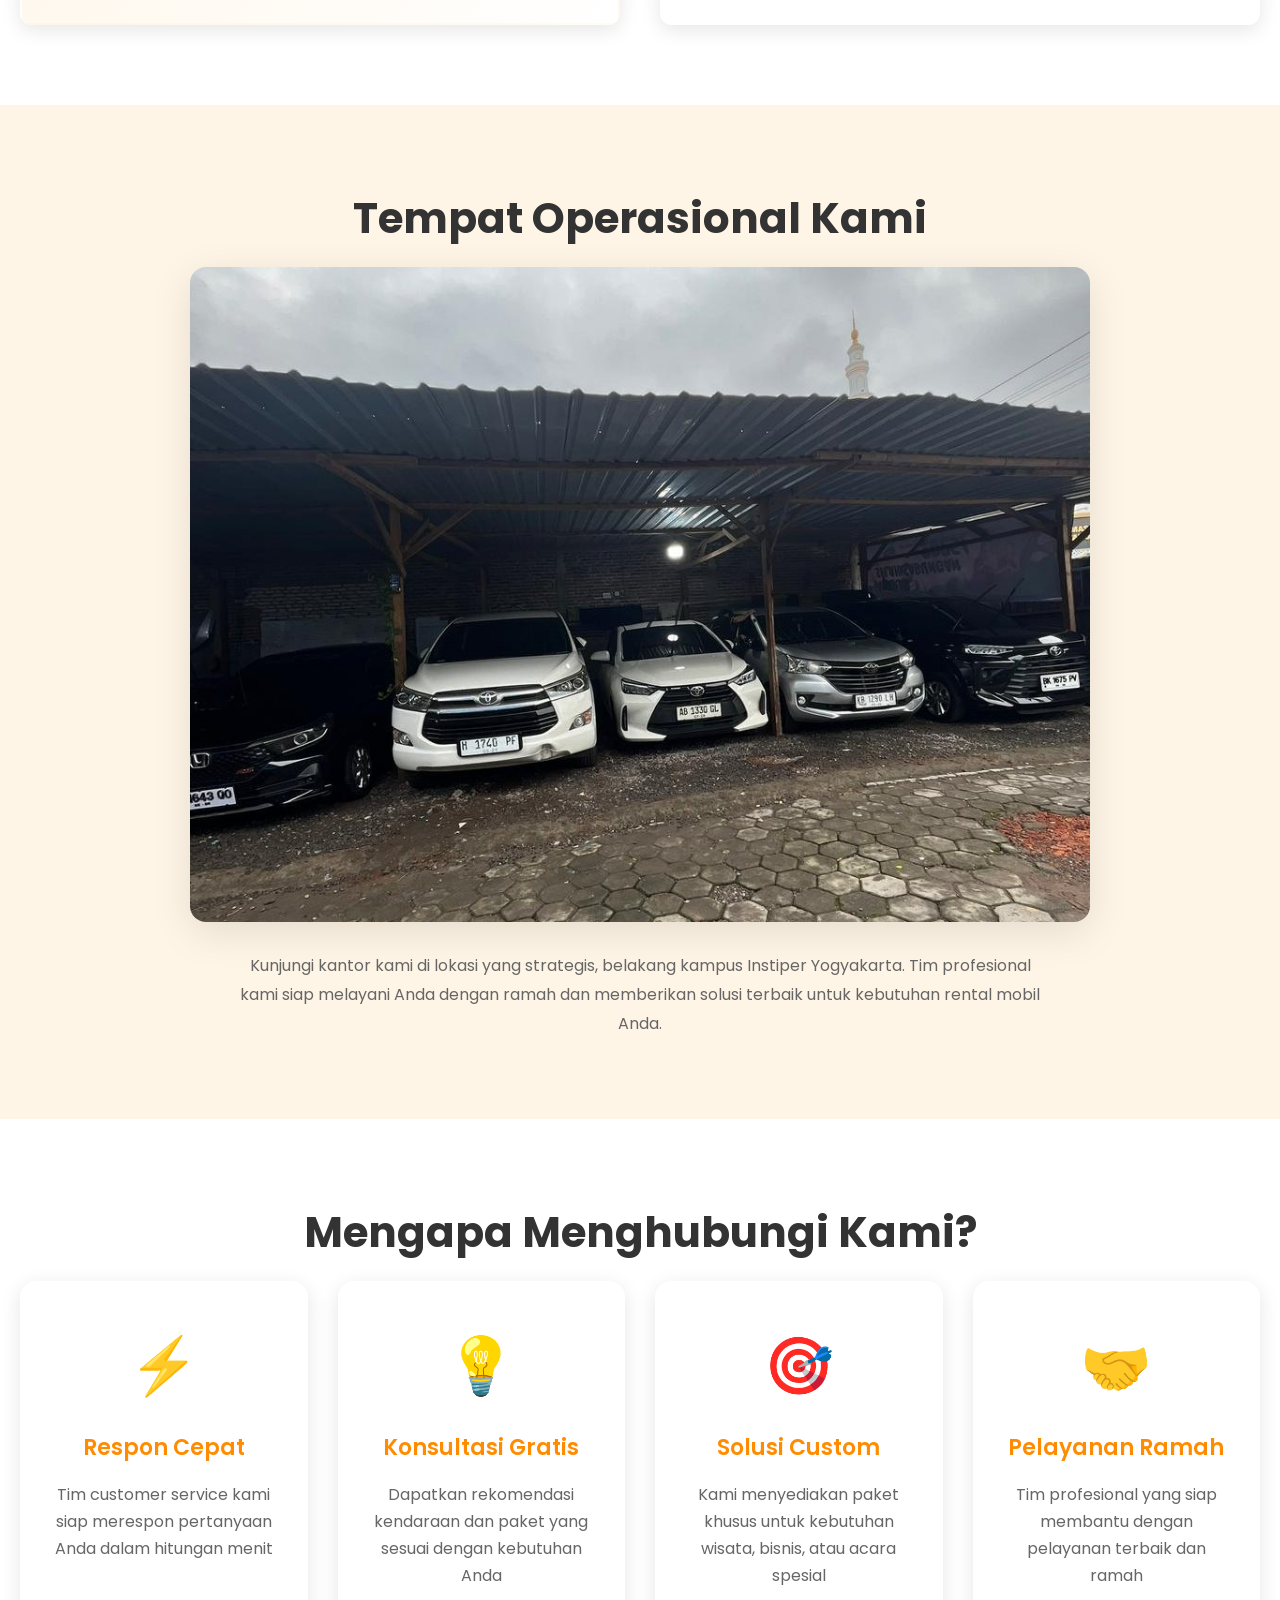
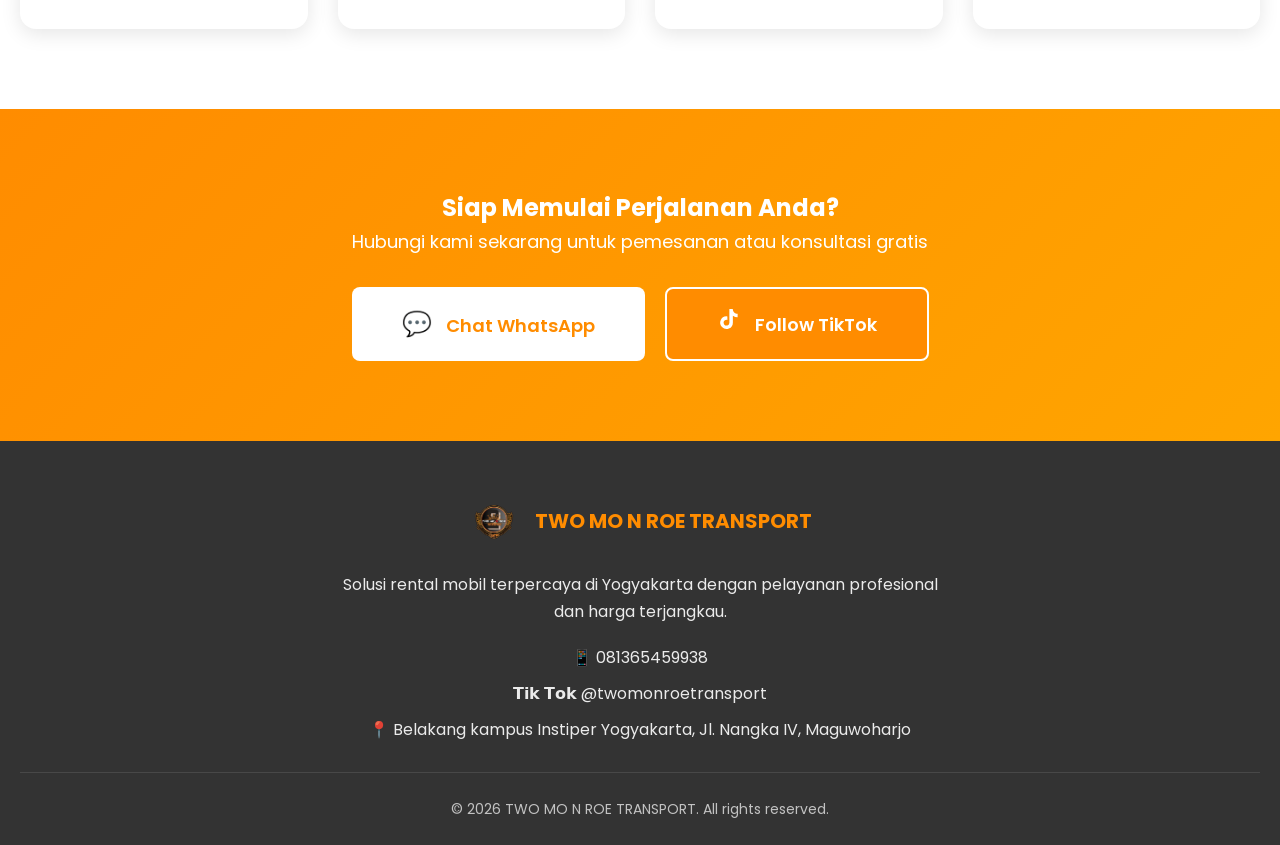
<file: kontak.html>
<!DOCTYPE html>
<html lang="id">
<head>
    <meta charset="UTF-8">
    <meta name="viewport" content="width=device-width, initial-scale=1.0">
    <meta name="description" content="Kontak TWO MO N ROE TRANSPORT - Alamat, Telepon, WhatsApp, dan TikTok @twomonroetransport">
    <link rel="icon" href="assets/logo.png" type="image/png">
    <title>Kontak Kami - TWO MO N ROE TRANSPORT</title>
    <link rel="stylesheet" href="./style.css">
    <link rel="preconnect" href="https://fonts.googleapis.com">
    <link rel="preconnect" href="https://fonts.gstatic.com" crossorigin>
    <link href="https://fonts.googleapis.com/css2?family=Poppins:wght@400;500;600;700;800&display=swap" rel="stylesheet">
</head>
<body>
    <!-- Navigation -->
    <nav class="navbar" id="navbar">
        <div class="container">
            <div class="nav-wrapper">
                <div class="logo">
                    <img src="assets/logo.png" alt="TWO MO N ROE TRANSPORT Logo">
                    <span>TWO MO N ROE TRANSPORT</span>
                </div>
                <button class="mobile-menu-toggle" id="mobileMenuToggle">
                    <span></span>
                    <span></span>
                    <span></span>
                </button>
                <ul class="nav-menu" id="navMenu">
                    <li><a href="index.html" class="nav-link">Beranda</a></li>
                    <li><a href="layanan.html" class="nav-link">Layanan</a></li>
                    <li><a href="armada.html" class="nav-link">Armada</a></li>
                    <li><a href="pemesanan.html" class="nav-link">Pemesanan</a></li>
                    <li><a href="kontak.html" class="nav-link active">Kontak Kami</a></li>
                </ul>
            </div>
        </div>
    </nav>

    <!-- Page Header -->
    <section class="page-header">
        <div class="container">
            <h1>Hubungi Kami</h1>
            <p>Kunjungi kantor kami atau hubungi untuk informasi lebih lanjut</p>
        </div>
    </section>

    <!-- Contact Section -->
    <section class="kontak">
        <div class="container">
            <div class="kontak-grid">
                <div class="kontak-info">
                    <div class="info-card">
                        <span class="icon">📍</span>
                        <h4>Alamat Operasional</h4>
                        <p>Belakang kampus Instiper Yogyakarta<br>Jl. Nangka IV, Maguwoharjo<br>Kec. Depok, Kabupaten Sleman<br>Daerah Istimewa Yogyakarta 55281</p>
                    </div>
                    <div class="info-card">
                        <span class="icon">📞</span>
                        <h4>Telepon / WhatsApp</h4>
                        <p>081365459938</p>
                        <a href="https://wa.me/6281365459938?text=Halo%20TWO%20MO%20N%20ROE%20TRANSPORT" class="btn btn-secondary" target="_blank">
                            💬 Chat WhatsApp
                        </a>
                    </div>
                    <div class="info-card">
                        <span class="icon">🕐</span>
                        <h4>Jam Operasional</h4>
                        <p>24 Jam / 7 Hari Seminggu</p>
                        <p class="note">Layanan pemesanan dan customer service tersedia kapan saja</p>
                    </div>
                    <div class="info-card social-card">
                        <span class="icon">📱</span>
                        <h4>Media Sosial</h4>
                        <p>Ikuti kami untuk update terbaru, promo, dan tips perjalanan</p>
                        <div class="social-links-large">
                            <a href="https://www.tiktok.com/@twomonroetransport" target="_blank" class="social-button tiktok">
                                <svg width="32" height="32" viewBox="0 0 24 24" fill="currentColor">
                                    <path d="M19.59 6.69a4.83 4.83 0 0 1-3.77-4.25V2h-3.45v13.67a2.89 2.89 0 0 1-5.2 1.74 2.89 2.89 0 0 1 2.31-4.64 2.93 2.93 0 0 1 .88.13V9.4a6.84 6.84 0 0 0-1-.05A6.33 6.33 0 0 0 5 20.1a6.34 6.34 0 0 0 10.86-4.43v-7a8.16 8.16 0 0 0 4.77 1.52v-3.4a4.85 4.85 0 0 1-1-.1z"/>
                                </svg>
                                <div>
                                    <span class="social-label">TikTok</span>
                                    <span class="social-handle">@twomonroetransport</span>
                                </div>
                            </a>
                        </div>
                    </div>
                </div>
                <div class="map-container">
                    <iframe src="https://www.google.com/maps/embed?pb=!1m18!1m12!1m3!1d3953.3847!2d110.4394!3d-7.7618!2m3!1f0!2f0!3f0!3m2!1i1024!2i768!4f13.1!3m3!1m2!1s0x2e7a59b7c5555555%3A0x5555555555555555!2sJl.%20Nangka%20IV%2C%20Maguwoharjo%2C%20Kec.%20Depok%2C%20Kabupaten%20Sleman%2C%20Daerah%20Istimewa%20Yogyakarta!5e0!3m2!1sen!2sid!4v1234567890" width="100%" height="100%" style="border:0;" allowfullscreen="" loading="lazy" referrerpolicy="no-referrer-when-downgrade">
                    </iframe>
                </div>
            </div>
        </div>
    </section>

    <!-- Office Image Section -->
    <section class="office-section">
        <div class="container">
            <h2 class="section-title">Tempat Operasional Kami</h2>
            <div class="office-image-container">
                <img src="assets/kantor.jpeg" alt="Kantor TWO MO N ROE TRANSPORT">
            </div>
            <p class="office-description">Kunjungi kantor kami di lokasi yang strategis, belakang kampus Instiper Yogyakarta. Tim profesional kami siap melayani Anda dengan ramah dan memberikan solusi terbaik untuk kebutuhan rental mobil Anda.</p>
        </div>
    </section>

    <!-- Why Choose Section -->
    <section class="why-contact">
        <div class="container">
            <h2 class="section-title">Mengapa Menghubungi Kami?</h2>
            <div class="features-grid">
                <div class="feature-card">
                    <div class="feature-icon">⚡</div>
                    <h3>Respon Cepat</h3>
                    <p>Tim customer service kami siap merespon pertanyaan Anda dalam hitungan menit</p>
                </div>
                <div class="feature-card">
                    <div class="feature-icon">💡</div>
                    <h3>Konsultasi Gratis</h3>
                    <p>Dapatkan rekomendasi kendaraan dan paket yang sesuai dengan kebutuhan Anda</p>
                </div>
                <div class="feature-card">
                    <div class="feature-icon">🎯</div>
                    <h3>Solusi Custom</h3>
                    <p>Kami menyediakan paket khusus untuk kebutuhan wisata, bisnis, atau acara spesial</p>
                </div>
                <div class="feature-card">
                    <div class="feature-icon">🤝</div>
                    <h3>Pelayanan Ramah</h3>
                    <p>Tim profesional yang siap membantu dengan pelayanan terbaik dan ramah</p>
                </div>
            </div>
        </div>
    </section>

    <!-- CTA Section -->
    <section class="cta-section">
        <div class="container">
            <div class="cta-content">
                <h2>Siap Memulai Perjalanan Anda?</h2>
                <p>Hubungi kami sekarang untuk pemesanan atau konsultasi gratis</p>
                <div class="cta-buttons">
                    <a href="https://wa.me/6281365459938?text=Halo%20TWO%20MO%20N%20ROE%20TRANSPORT,%20saya%20ingin%20bertanya" class="btn btn-primary btn-large" target="_blank">
                        <span class="whatsapp-icon">💬</span> Chat WhatsApp
                    </a>
                    <a href="https://www.tiktok.com/@twomonroetransport" class="btn btn-outline btn-large" target="_blank">
                        <svg width="24" height="24" viewBox="0 0 24 24" fill="currentColor" style="margin-right: 10px;">
                            <path d="M19.59 6.69a4.83 4.83 0 0 1-3.77-4.25V2h-3.45v13.67a2.89 2.89 0 0 1-5.2 1.74 2.89 2.89 0 0 1 2.31-4.64 2.93 2.93 0 0 1 .88.13V9.4a6.84 6.84 0 0 0-1-.05A6.33 6.33 0 0 0 5 20.1a6.34 6.34 0 0 0 10.86-4.43v-7a8.16 8.16 0 0 0 4.77 1.52v-3.4a4.85 4.85 0 0 1-1-.1z"/>
                        </svg>
                        Follow TikTok
                    </a>
                </div>
            </div>
        </div>
    </section>

    <!-- Footer -->
    <footer class="footer">
        <div class="container">
            <div class="footer-content">
                <div class="footer-logo">
                    <img src="assets/logo.png" alt="TWO MO N ROE TRANSPORT Logo">
                    <p>TWO MO N ROE TRANSPORT</p>
                </div>
                <p class="footer-text">Solusi rental mobil terpercaya di Yogyakarta dengan pelayanan profesional dan harga terjangkau.</p>
                <div class="footer-contact">
                    <p>📱 081365459938</p>
                     <p>𝗧𝗶𝗸 𝗧𝗼𝗸 @twomonroetransport</p>
                    <p>📍 Belakang kampus Instiper Yogyakarta, Jl. Nangka IV, Maguwoharjo</p>
                </div>
            </div>
            <div class="footer-bottom">
                <p>&copy; 2026 TWO MO N ROE TRANSPORT. All rights reserved.</p>
            </div>
        </div>
    </footer>

    <script src="script.js"></script>
</body>
</html>
</file>
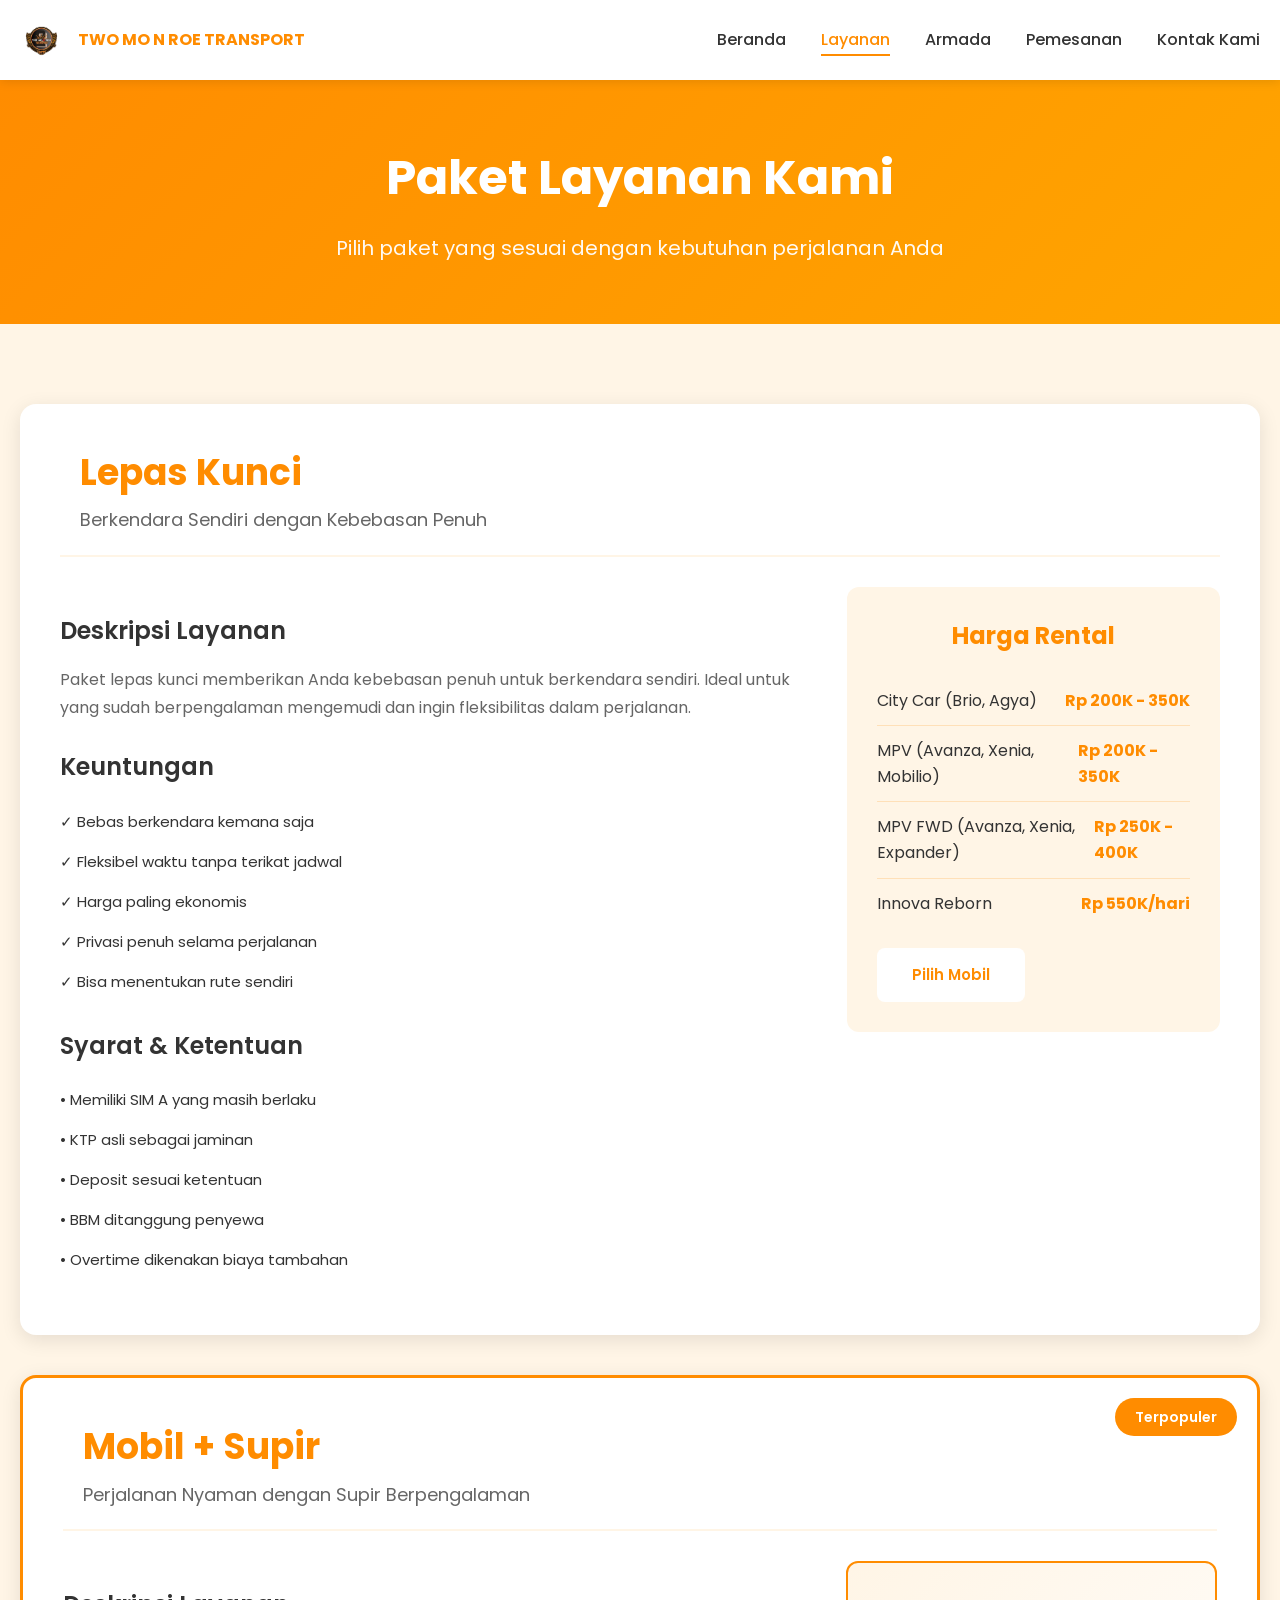
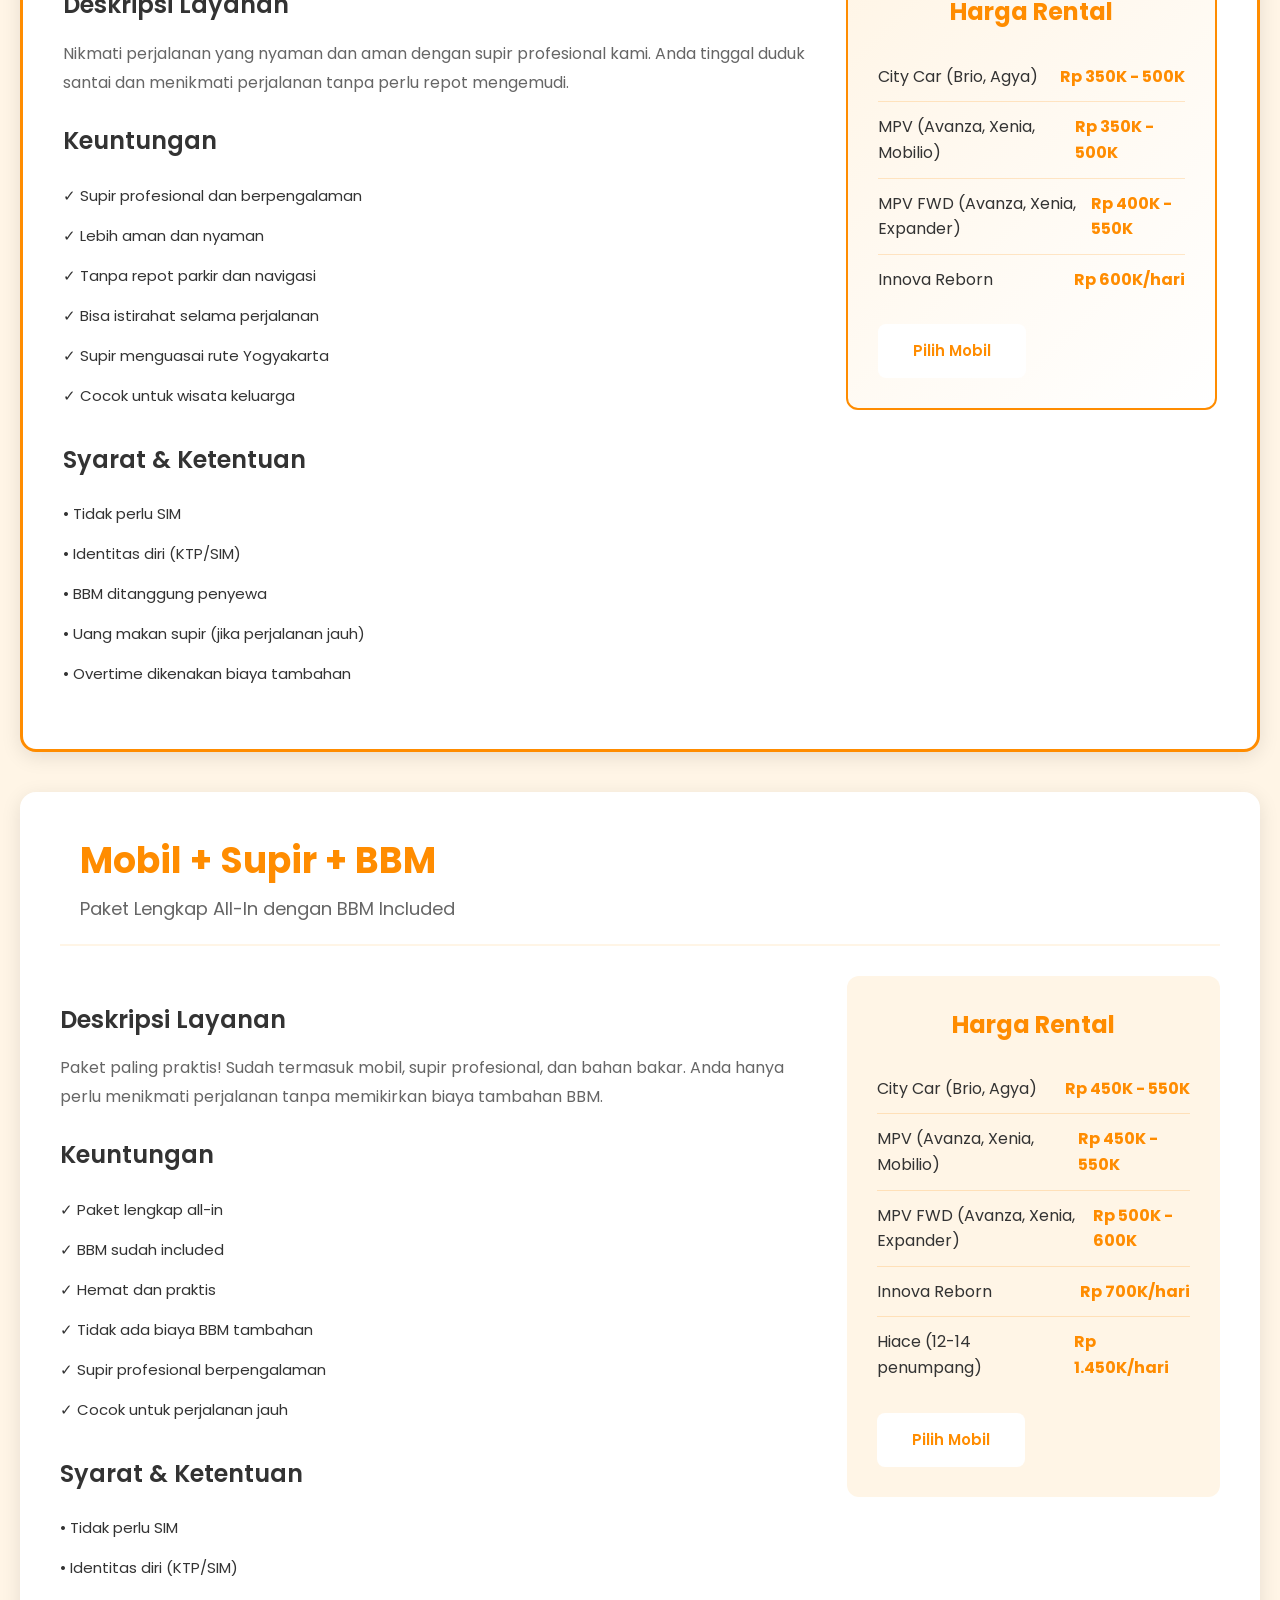
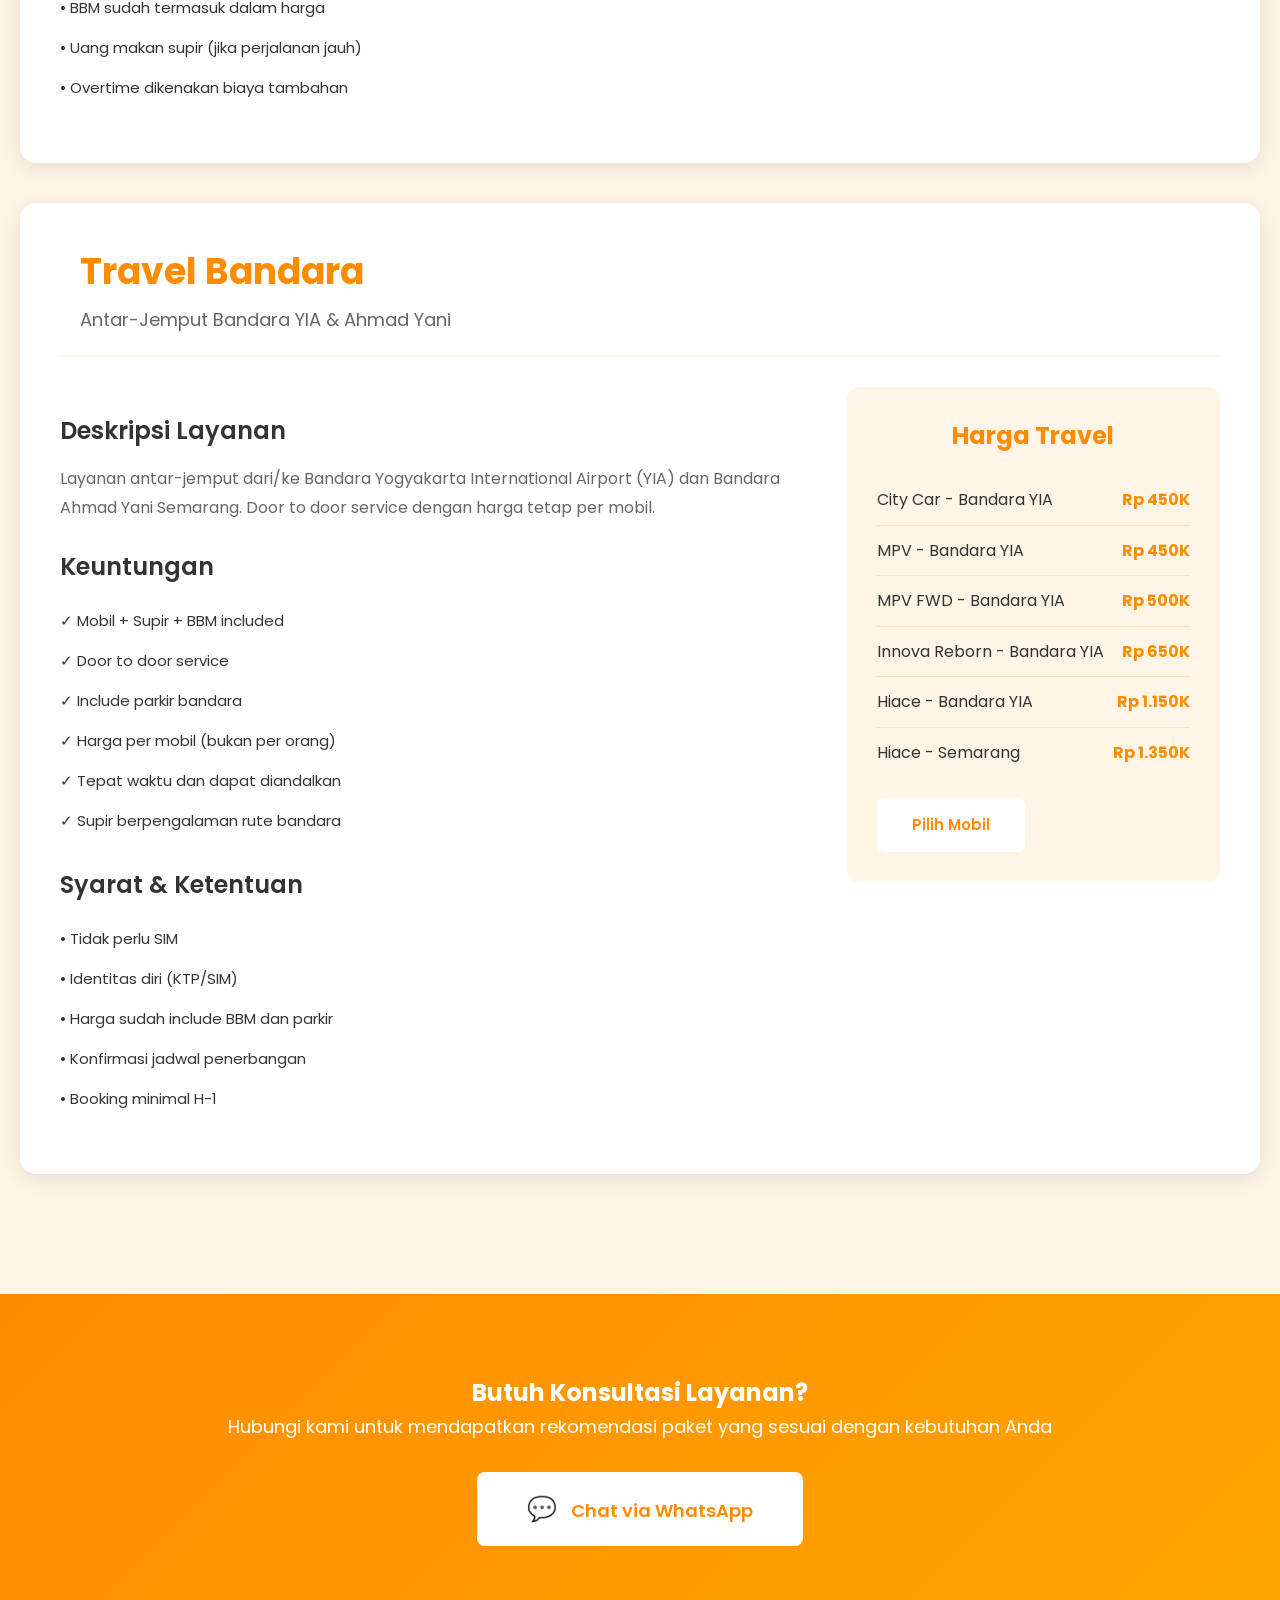
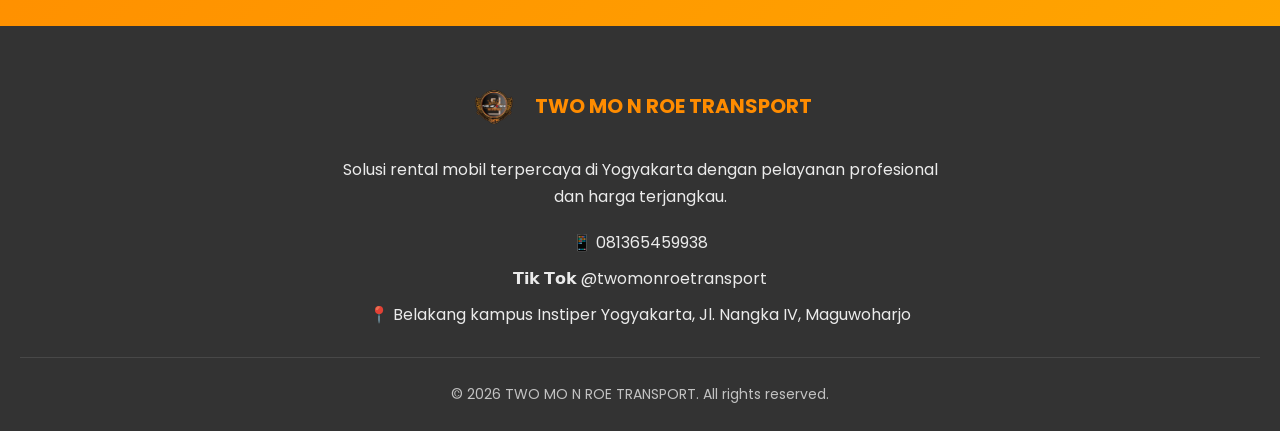
<file: layanan.html>
<!DOCTYPE html>
<html lang="id">
<head>
    <meta charset="UTF-8">
    <meta name="viewport" content="width=device-width, initial-scale=1.0">
    <meta name="description" content="Paket Layanan Rental Mobil TWO MO N ROE TRANSPORT - Lepas Kunci, Mobil + Supir, Travel Bandara Yogyakarta">
    <link rel="icon" href="assets/logo.png" type="image/png">
    <title>Layanan - TWO MO N ROE TRANSPORT</title>
    <link rel="stylesheet" href="./style.css">
    <link rel="preconnect" href="https://fonts.googleapis.com">
    <link rel="preconnect" href="https://fonts.gstatic.com" crossorigin>
    <link href="https://fonts.googleapis.com/css2?family=Poppins:wght@400;500;600;700;800&display=swap" rel="stylesheet">
</head>
<body>
    <!-- Navigation -->
    <nav class="navbar" id="navbar">
        <div class="container">
            <div class="nav-wrapper">
                <div class="logo">
                    <img src="assets/logo.png" alt="TWO MO N ROE TRANSPORT Logo">
                    <span>TWO MO N ROE TRANSPORT</span>
                </div>
                <button class="mobile-menu-toggle" id="mobileMenuToggle">
                    <span></span>
                    <span></span>
                    <span></span>
                </button>
                <ul class="nav-menu" id="navMenu">
                    <li><a href="index.html" class="nav-link">Beranda</a></li>
                    <li><a href="layanan.html" class="nav-link active">Layanan</a></li>
                    <li><a href="armada.html" class="nav-link">Armada</a></li>
                    <li><a href="pemesanan.html" class="nav-link">Pemesanan</a></li>
                    <li><a href="kontak.html" class="nav-link">Kontak Kami</a></li>
                </ul>
            </div>
        </div>
    </nav>

    <!-- Page Header -->
    <section class="page-header">
        <div class="container">
            <h1>Paket Layanan Kami</h1>
            <p>Pilih paket yang sesuai dengan kebutuhan perjalanan Anda</p>
        </div>
    </section>

    <!-- Layanan Section -->
    <section class="layanan-detail">
        <div class="container">
            <!-- Lepas Kunci -->
            <div class="layanan-item" id="lepas-kunci">
                <div class="layanan-header">
                    <div class="layanan-icon-large"></div>
                    <div>
                        <h2>Lepas Kunci</h2>
                        <p class="layanan-tagline">Berkendara Sendiri dengan Kebebasan Penuh</p>
                    </div>
                </div>
                <div class="layanan-body">
                    <div class="layanan-description">
                        <h3>Deskripsi Layanan</h3>
                        <p>Paket lepas kunci memberikan Anda kebebasan penuh untuk berkendara sendiri. Ideal untuk yang sudah berpengalaman mengemudi dan ingin fleksibilitas dalam perjalanan.</p>
                        
                        <h3>Keuntungan</h3>
                        <ul class="benefit-list">
                            <li>✓ Bebas berkendara kemana saja</li>
                            <li>✓ Fleksibel waktu tanpa terikat jadwal</li>
                            <li>✓ Harga paling ekonomis</li>
                            <li>✓ Privasi penuh selama perjalanan</li>
                            <li>✓ Bisa menentukan rute sendiri</li>
                        </ul>

                        <h3>Syarat & Ketentuan</h3>
                        <ul class="requirement-list">
                            <li>• Memiliki SIM A yang masih berlaku</li>
                            <li>• KTP asli sebagai jaminan</li>
                            <li>• Deposit sesuai ketentuan</li>
                            <li>• BBM ditanggung penyewa</li>
                            <li>• Overtime dikenakan biaya tambahan</li>
                        </ul>
                    </div>
                    <div class="layanan-pricing">
                        <div class="pricing-card">
                            <h3>Harga Rental</h3>
                            <div class="price-list">
                                <div class="price-row">
                                    <span>City Car (Brio, Agya)</span>
                                    <span class="price">Rp 200K - 350K</span>
                                </div>
                                <div class="price-row">
                                    <span>MPV (Avanza, Xenia, Mobilio)</span>
                                    <span class="price">Rp 200K - 350K</span>
                                </div>
                                <div class="price-row">
                                    <span>MPV FWD (Avanza, Xenia, Expander)</span>
                                    <span class="price">Rp 250K - 400K</span>
                                </div>
                                <div class="price-row">
                                    <span>Innova Reborn</span>
                                    <span class="price">Rp 550K/hari</span>
                                </div>
                            </div>
                            <a href="armada.html" class="btn btn-primary">Pilih Mobil</a>
                        </div>
                    </div>
                </div>
            </div>

            <!-- Mobil + Supir -->
            <div class="layanan-item featured-service" id="mobil-supir">
                <div class="service-badge">Terpopuler</div>
                <div class="layanan-header">
                    <div class="layanan-icon-large"></div>
                    <div>
                        <h2>Mobil + Supir</h2>
                        <p class="layanan-tagline">Perjalanan Nyaman dengan Supir Berpengalaman</p>
                    </div>
                </div>
                <div class="layanan-body">
                    <div class="layanan-description">
                        <h3>Deskripsi Layanan</h3>
                        <p>Nikmati perjalanan yang nyaman dan aman dengan supir profesional kami. Anda tinggal duduk santai dan menikmati perjalanan tanpa perlu repot mengemudi.</p>
                        
                        <h3>Keuntungan</h3>
                        <ul class="benefit-list">
                            <li>✓ Supir profesional dan berpengalaman</li>
                            <li>✓ Lebih aman dan nyaman</li>
                            <li>✓ Tanpa repot parkir dan navigasi</li>
                            <li>✓ Bisa istirahat selama perjalanan</li>
                            <li>✓ Supir menguasai rute Yogyakarta</li>
                            <li>✓ Cocok untuk wisata keluarga</li>
                        </ul>

                        <h3>Syarat & Ketentuan</h3>
                        <ul class="requirement-list">
                            <li>• Tidak perlu SIM</li>
                            <li>• Identitas diri (KTP/SIM)</li>
                            <li>• BBM ditanggung penyewa</li>
                            <li>• Uang makan supir (jika perjalanan jauh)</li>
                            <li>• Overtime dikenakan biaya tambahan</li>
                        </ul>
                    </div>
                    <div class="layanan-pricing">
                        <div class="pricing-card featured-pricing">
                            <h3>Harga Rental</h3>
                            <div class="price-list">
                                <div class="price-row">
                                    <span>City Car (Brio, Agya)</span>
                                    <span class="price">Rp 350K - 500K</span>
                                </div>
                                <div class="price-row">
                                    <span>MPV (Avanza, Xenia, Mobilio)</span>
                                    <span class="price">Rp 350K - 500K</span>
                                </div>
                                <div class="price-row">
                                    <span>MPV FWD (Avanza, Xenia, Expander)</span>
                                    <span class="price">Rp 400K - 550K</span>
                                </div>
                                <div class="price-row">
                                    <span>Innova Reborn</span>
                                    <span class="price">Rp 600K/hari</span>
                                </div>
                            </div>
                            <a href="armada.html" class="btn btn-primary">Pilih Mobil</a>
                        </div>
                    </div>
                </div>
            </div>

            <!-- Mobil + Supir + BBM -->
            <div class="layanan-item" id="mobil-supir-bbm">
                <div class="layanan-header">
                    <div class="layanan-icon-large"></div>
                    <div>
                        <h2>Mobil + Supir + BBM</h2>
                        <p class="layanan-tagline">Paket Lengkap All-In dengan BBM Included</p>
                    </div>
                </div>
                <div class="layanan-body">
                    <div class="layanan-description">
                        <h3>Deskripsi Layanan</h3>
                        <p>Paket paling praktis! Sudah termasuk mobil, supir profesional, dan bahan bakar. Anda hanya perlu menikmati perjalanan tanpa memikirkan biaya tambahan BBM.</p>
                        
                        <h3>Keuntungan</h3>
                        <ul class="benefit-list">
                            <li>✓ Paket lengkap all-in</li>
                            <li>✓ BBM sudah included</li>
                            <li>✓ Hemat dan praktis</li>
                            <li>✓ Tidak ada biaya BBM tambahan</li>
                            <li>✓ Supir profesional berpengalaman</li>
                            <li>✓ Cocok untuk perjalanan jauh</li>
                        </ul>

                        <h3>Syarat & Ketentuan</h3>
                        <ul class="requirement-list">
                            <li>• Tidak perlu SIM</li>
                            <li>• Identitas diri (KTP/SIM)</li>
                            <li>• BBM sudah termasuk dalam harga</li>
                            <li>• Uang makan supir (jika perjalanan jauh)</li>
                            <li>• Overtime dikenakan biaya tambahan</li>
                        </ul>
                    </div>
                    <div class="layanan-pricing">
                        <div class="pricing-card">
                            <h3>Harga Rental</h3>
                            <div class="price-list">
                                <div class="price-row">
                                    <span>City Car (Brio, Agya)</span>
                                    <span class="price">Rp 450K - 550K</span>
                                </div>
                                <div class="price-row">
                                    <span>MPV (Avanza, Xenia, Mobilio)</span>
                                    <span class="price">Rp 450K - 550K</span>
                                </div>
                                <div class="price-row">
                                    <span>MPV FWD (Avanza, Xenia, Expander)</span>
                                    <span class="price">Rp 500K - 600K</span>
                                </div>
                                <div class="price-row">
                                    <span>Innova Reborn</span>
                                    <span class="price">Rp 700K/hari</span>
                                </div>
                                <div class="price-row">
                                    <span>Hiace (12-14 penumpang)</span>
                                    <span class="price">Rp 1.450K/hari</span>
                                </div>
                            </div>
                            <a href="armada.html" class="btn btn-primary">Pilih Mobil</a>
                        </div>
                    </div>
                </div>
            </div>

            <!-- Travel Bandara -->
            <div class="layanan-item" id="travel-bandara">
                <div class="layanan-header">
                    <div class="layanan-icon-large"></div>
                    <div>
                        <h2>Travel Bandara</h2>
                        <p class="layanan-tagline">Antar-Jemput Bandara YIA & Ahmad Yani</p>
                    </div>
                </div>
                <div class="layanan-body">
                    <div class="layanan-description">
                        <h3>Deskripsi Layanan</h3>
                        <p>Layanan antar-jemput dari/ke Bandara Yogyakarta International Airport (YIA) dan Bandara Ahmad Yani Semarang. Door to door service dengan harga tetap per mobil.</p>
                        
                        <h3>Keuntungan</h3>
                        <ul class="benefit-list">
                            <li>✓ Mobil + Supir + BBM included</li>
                            <li>✓ Door to door service</li>
                            <li>✓ Include parkir bandara</li>
                            <li>✓ Harga per mobil (bukan per orang)</li>
                            <li>✓ Tepat waktu dan dapat diandalkan</li>
                            <li>✓ Supir berpengalaman rute bandara</li>
                        </ul>

                        <h3>Syarat & Ketentuan</h3>
                        <ul class="requirement-list">
                            <li>• Tidak perlu SIM</li>
                            <li>• Identitas diri (KTP/SIM)</li>
                            <li>• Harga sudah include BBM dan parkir</li>
                            <li>• Konfirmasi jadwal penerbangan</li>
                            <li>• Booking minimal H-1</li>
                        </ul>
                    </div>
                    <div class="layanan-pricing">
                        <div class="pricing-card">
                            <h3>Harga Travel</h3>
                            <div class="price-list">
                                <div class="price-row">
                                    <span>City Car - Bandara YIA</span>
                                    <span class="price">Rp 450K</span>
                                </div>
                                <div class="price-row">
                                    <span>MPV - Bandara YIA</span>
                                    <span class="price">Rp 450K</span>
                                </div>
                                <div class="price-row">
                                    <span>MPV FWD - Bandara YIA</span>
                                    <span class="price">Rp 500K</span>
                                </div>
                                <div class="price-row">
                                    <span>Innova Reborn - Bandara YIA</span>
                                    <span class="price">Rp 650K</span>
                                </div>
                                <div class="price-row">
                                    <span>Hiace - Bandara YIA</span>
                                    <span class="price">Rp 1.150K</span>
                                </div>
                                <div class="price-row">
                                    <span>Hiace - Semarang</span>
                                    <span class="price">Rp 1.350K</span>
                                </div>
                            </div>
                            <a href="armada.html" class="btn btn-primary">Pilih Mobil</a>
                        </div>
                    </div>
                </div>
            </div>
        </div>
    </section>

    <!-- CTA Section -->
    <section class="cta-section">
        <div class="container">
            <div class="cta-content">
                <h2>Butuh Konsultasi Layanan?</h2>
                <p>Hubungi kami untuk mendapatkan rekomendasi paket yang sesuai dengan kebutuhan Anda</p>
                <a href="https://wa.me/6281365459938?text=Halo%20TWO%20MO%20N%20ROE%20TRANSPORT,%20saya%20ingin%20konsultasi%20tentang%20paket%20layanan" class="btn btn-primary btn-large" target="_blank">
                    <span class="whatsapp-icon">💬</span> Chat via WhatsApp
                </a>
            </div>
        </div>
    </section>

    <!-- Footer -->
    <footer class="footer">
        <div class="container">
            <div class="footer-content">
                <div class="footer-logo">
                    <img src="assets/logo.png" alt="TWO MO N ROE TRANSPORT Logo">
                    <p>TWO MO N ROE TRANSPORT</p>
                </div>
                <p class="footer-text">Solusi rental mobil terpercaya di Yogyakarta dengan pelayanan profesional dan harga terjangkau.</p>
                <div class="footer-contact">
                    <p>📱 081365459938</p>
                     <p>𝗧𝗶𝗸 𝗧𝗼𝗸 @twomonroetransport</p>
                    <p>📍 Belakang kampus Instiper Yogyakarta, Jl. Nangka IV, Maguwoharjo</p>
                </div>
            </div>
            <div class="footer-bottom">
                <p>&copy; 2026 TWO MO N ROE TRANSPORT. All rights reserved.</p>
            </div>
        </div>
    </footer>

    <script src="script.js"></script>
</body>
</html>
</file>
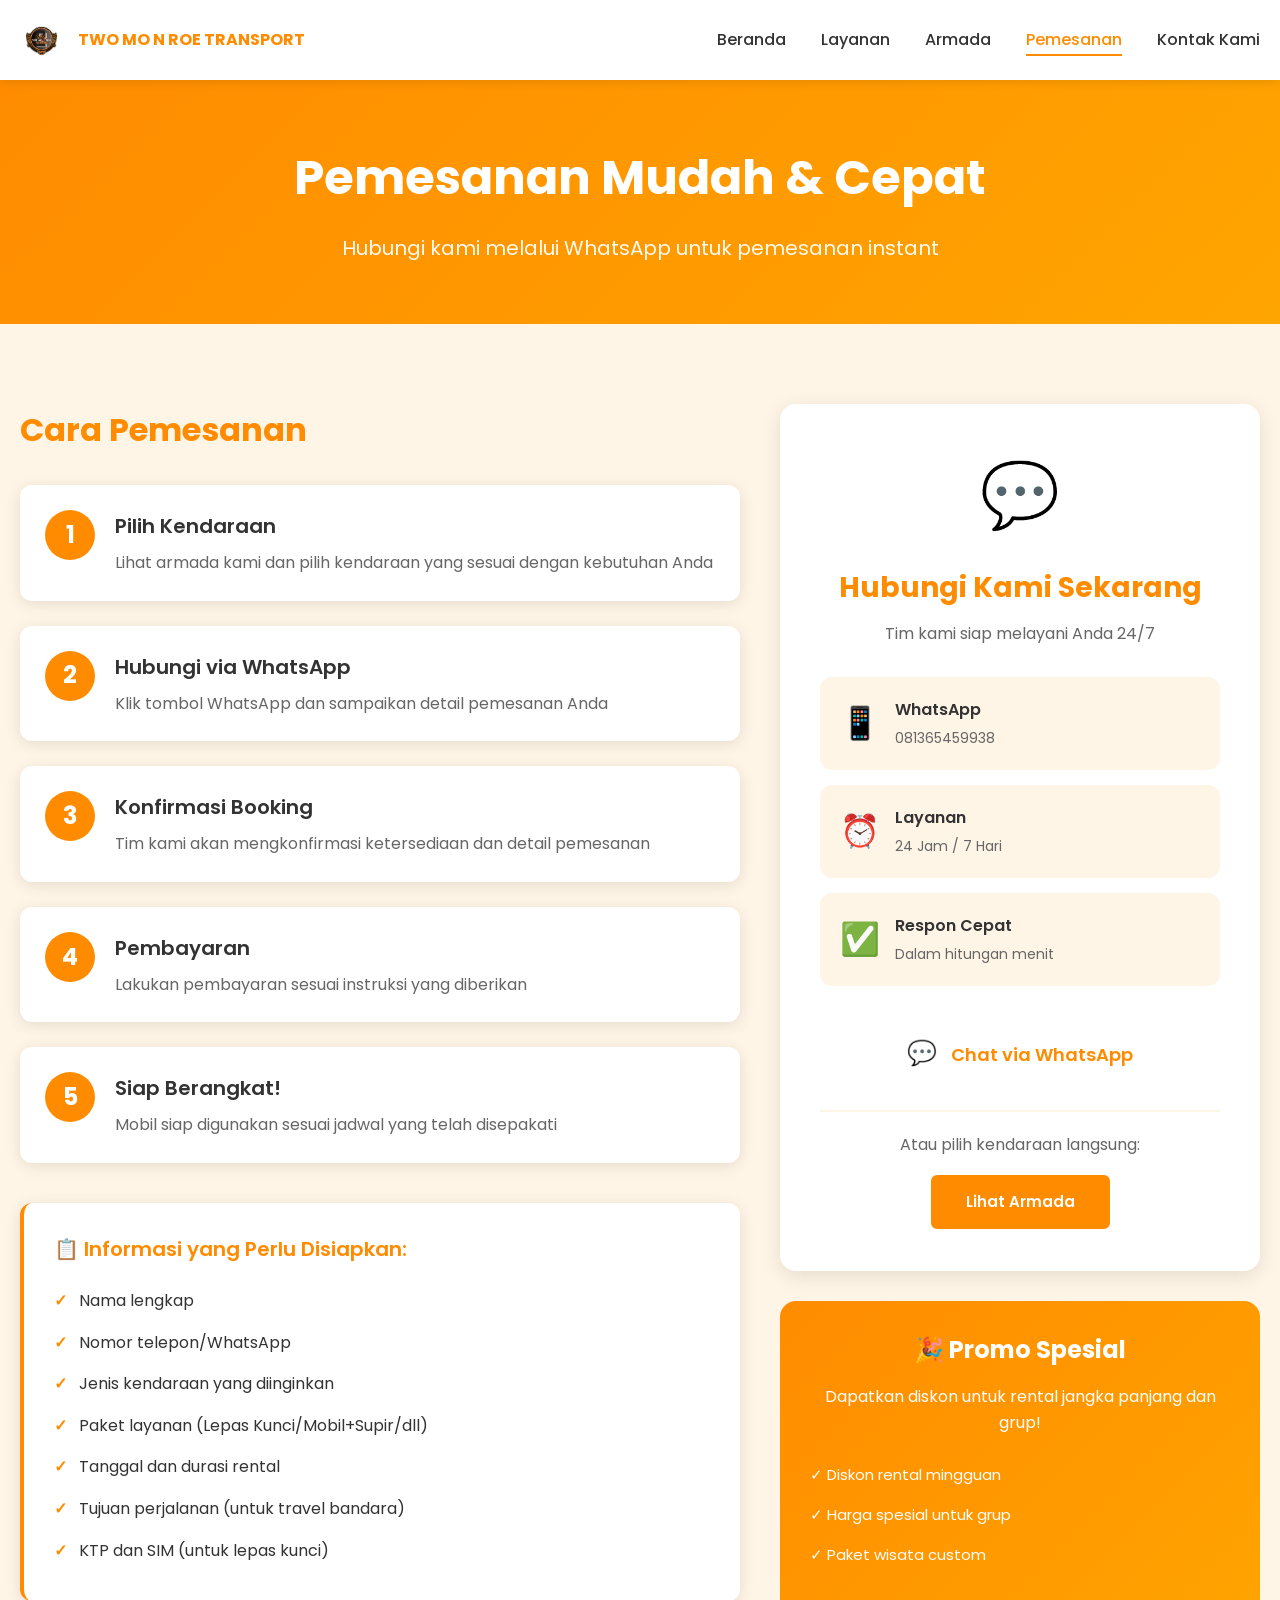
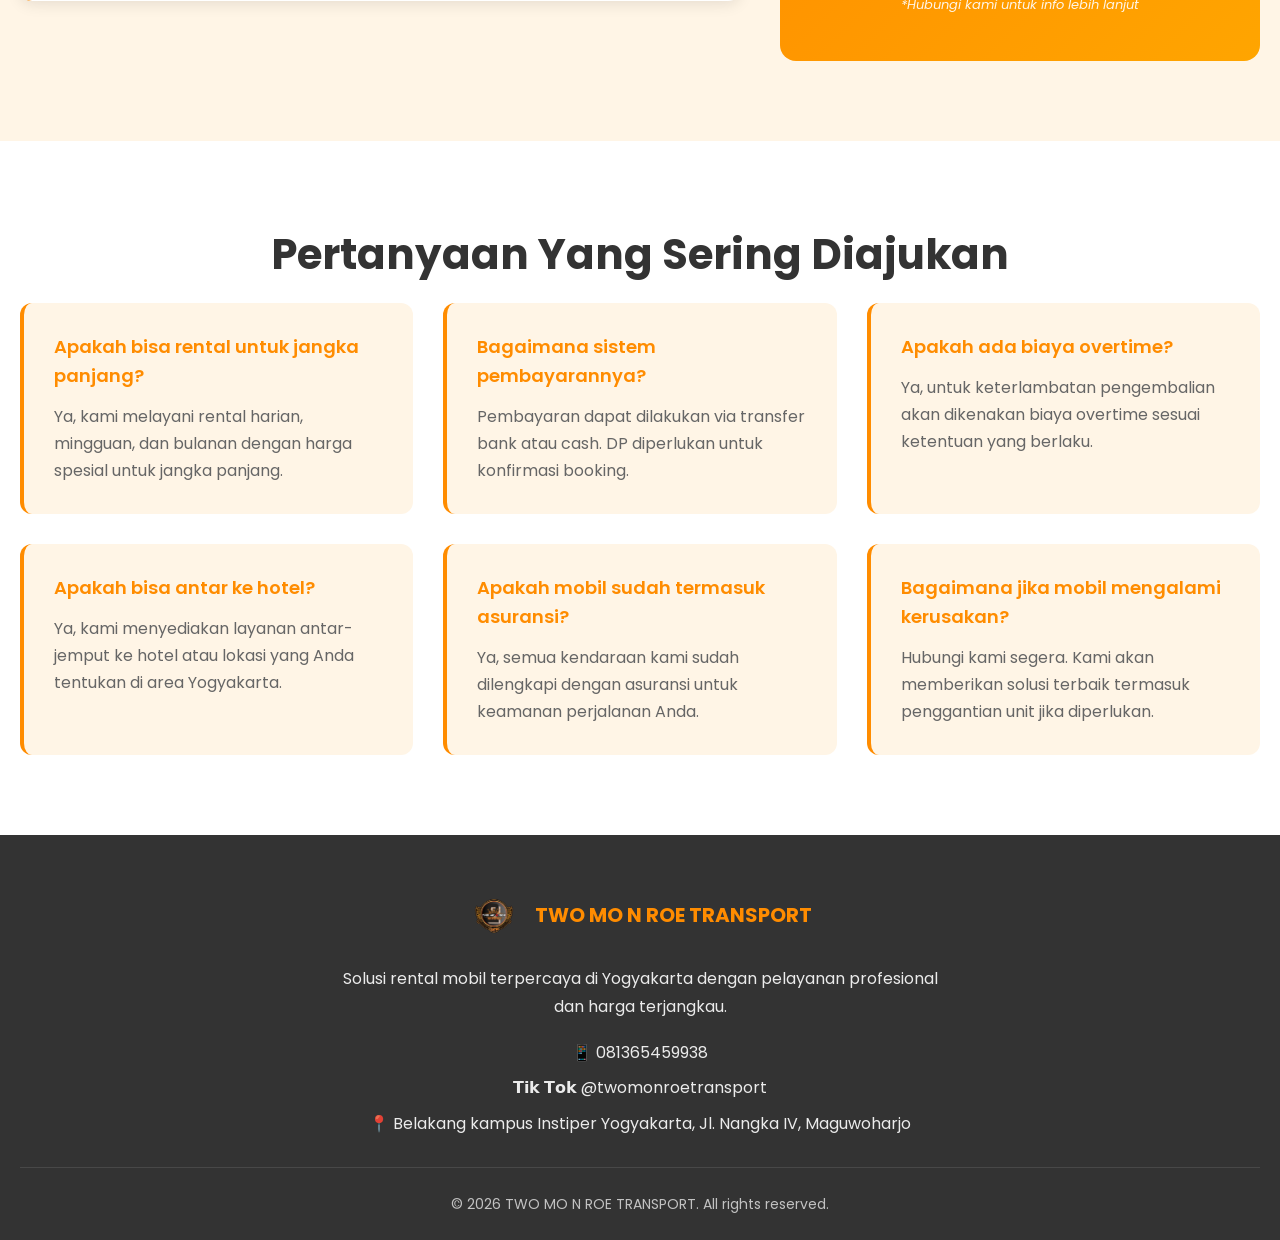
<file: pemesanan.html>
<!DOCTYPE html>
<html lang="id">
<head>
    <meta charset="UTF-8">
    <meta name="viewport" content="width=device-width, initial-scale=1.0">
    <meta name="description" content="Pemesanan Rental Mobil TWO MO N ROE TRANSPORT - Booking Cepat via WhatsApp">
    <link rel="icon" href="assets/logo.png" type="image/png">
    <title>Pemesanan - TWO MO N ROE TRANSPORT</title>
    <link rel="stylesheet" href="./style.css">
    <link rel="preconnect" href="https://fonts.googleapis.com">
    <link rel="preconnect" href="https://fonts.gstatic.com" crossorigin>
    <link href="https://fonts.googleapis.com/css2?family=Poppins:wght@400;500;600;700;800&display=swap" rel="stylesheet">
</head>
<body>
    <!-- Navigation -->
    <nav class="navbar" id="navbar">
        <div class="container">
            <div class="nav-wrapper">
                <div class="logo">
                    <img src="assets/logo.png" alt="TWO MO N ROE TRANSPORT Logo">
                    <span>TWO MO N ROE TRANSPORT</span>
                </div>
                <button class="mobile-menu-toggle" id="mobileMenuToggle">
                    <span></span>
                    <span></span>
                    <span></span>
                </button>
                <ul class="nav-menu" id="navMenu">
                    <li><a href="index.html" class="nav-link">Beranda</a></li>
                    <li><a href="layanan.html" class="nav-link">Layanan</a></li>
                    <li><a href="armada.html" class="nav-link">Armada</a></li>
                    <li><a href="pemesanan.html" class="nav-link active">Pemesanan</a></li>
                    <li><a href="kontak.html" class="nav-link">Kontak Kami</a></li>
                </ul>
            </div>
        </div>
    </nav>

    <!-- Page Header -->
    <section class="page-header">
        <div class="container">
            <h1>Pemesanan Mudah & Cepat</h1>
            <p>Hubungi kami melalui WhatsApp untuk pemesanan instant</p>
        </div>
    </section>

    <!-- Booking Section -->
    <section class="booking-section">
        <div class="container">
            <div class="booking-grid">
                <!-- Booking Steps -->
                <div class="booking-steps">
                    <h2>Cara Pemesanan</h2>
                    <div class="step-list">
                        <div class="step-item">
                            <div class="step-number">1</div>
                            <div class="step-content">
                                <h3>Pilih Kendaraan</h3>
                                <p>Lihat armada kami dan pilih kendaraan yang sesuai dengan kebutuhan Anda</p>
                            </div>
                        </div>
                        <div class="step-item">
                            <div class="step-number">2</div>
                            <div class="step-content">
                                <h3>Hubungi via WhatsApp</h3>
                                <p>Klik tombol WhatsApp dan sampaikan detail pemesanan Anda</p>
                            </div>
                        </div>
                        <div class="step-item">
                            <div class="step-number">3</div>
                            <div class="step-content">
                                <h3>Konfirmasi Booking</h3>
                                <p>Tim kami akan mengkonfirmasi ketersediaan dan detail pemesanan</p>
                            </div>
                        </div>
                        <div class="step-item">
                            <div class="step-number">4</div>
                            <div class="step-content">
                                <h3>Pembayaran</h3>
                                <p>Lakukan pembayaran sesuai instruksi yang diberikan</p>
                            </div>
                        </div>
                        <div class="step-item">
                            <div class="step-number">5</div>
                            <div class="step-content">
                                <h3>Siap Berangkat!</h3>
                                <p>Mobil siap digunakan sesuai jadwal yang telah disepakati</p>
                            </div>
                        </div>
                    </div>

                    <div class="info-box">
                        <h3>📋 Informasi yang Perlu Disiapkan:</h3>
                        <ul>
                            <li>Nama lengkap</li>
                            <li>Nomor telepon/WhatsApp</li>
                            <li>Jenis kendaraan yang diinginkan</li>
                            <li>Paket layanan (Lepas Kunci/Mobil+Supir/dll)</li>
                            <li>Tanggal dan durasi rental</li>
                            <li>Tujuan perjalanan (untuk travel bandara)</li>
                            <li>KTP dan SIM (untuk lepas kunci)</li>
                        </ul>
                    </div>
                </div>

                <!-- Contact Card -->
                <div class="booking-contact">
                    <div class="contact-card-main">
                        <div class="contact-icon">💬</div>
                        <h2>Hubungi Kami Sekarang</h2>
                        <p>Tim kami siap melayani Anda 24/7</p>
                        
                        <div class="contact-details">
                            <div class="contact-item">
                                <span class="icon">📱</span>
                                <div>
                                    <h4>WhatsApp</h4>
                                    <p>081365459938</p>
                                </div>
                            </div>
                            <div class="contact-item">
                                <span class="icon">⏰</span>
                                <div>
                                    <h4>Layanan</h4>
                                    <p>24 Jam / 7 Hari</p>
                                </div>
                            </div>
                            <div class="contact-item">
                                <span class="icon">✅</span>
                                <div>
                                    <h4>Respon Cepat</h4>
                                    <p>Dalam hitungan menit</p>
                                </div>
                            </div>
                        </div>

                        <a href="https://wa.me/6281365459938?text=Halo%20TWO%20MO%20N%20ROE%20TRANSPORT,%20saya%20ingin%20memesan%20rental%20mobil" class="btn btn-primary btn-large" target="_blank">
                            <span class="whatsapp-icon">💬</span> Chat via WhatsApp
                        </a>

                        <div class="quick-links">
                            <p>Atau pilih kendaraan langsung:</p>
                            <a href="armada.html" class="btn btn-outline">Lihat Armada</a>
                        </div>
                    </div>

                    <!-- Promo Banner -->
                    <div class="promo-banner">
                        <h3>🎉 Promo Spesial</h3>
                        <p>Dapatkan diskon untuk rental jangka panjang dan grup!</p>
                        <ul>
                            <li>✓ Diskon rental mingguan</li>
                            <li>✓ Harga spesial untuk grup</li>
                            <li>✓ Paket wisata custom</li>
                        </ul>
                        <p class="promo-note">*Hubungi kami untuk info lebih lanjut</p>
                    </div>
                </div>
            </div>
        </div>
    </section>

    <!-- FAQ Section -->
    <section class="faq-section">
        <div class="container">
            <h2 class="section-title">Pertanyaan Yang Sering Diajukan</h2>
            <div class="faq-grid">
                <div class="faq-item">
                    <h3>Apakah bisa rental untuk jangka panjang?</h3>
                    <p>Ya, kami melayani rental harian, mingguan, dan bulanan dengan harga spesial untuk jangka panjang.</p>
                </div>
                <div class="faq-item">
                    <h3>Bagaimana sistem pembayarannya?</h3>
                    <p>Pembayaran dapat dilakukan via transfer bank atau cash. DP diperlukan untuk konfirmasi booking.</p>
                </div>
                <div class="faq-item">
                    <h3>Apakah ada biaya overtime?</h3>
                    <p>Ya, untuk keterlambatan pengembalian akan dikenakan biaya overtime sesuai ketentuan yang berlaku.</p>
                </div>
                <div class="faq-item">
                    <h3>Apakah bisa antar ke hotel?</h3>
                    <p>Ya, kami menyediakan layanan antar-jemput ke hotel atau lokasi yang Anda tentukan di area Yogyakarta.</p>
                </div>
                <div class="faq-item">
                    <h3>Apakah mobil sudah termasuk asuransi?</h3>
                    <p>Ya, semua kendaraan kami sudah dilengkapi dengan asuransi untuk keamanan perjalanan Anda.</p>
                </div>
                <div class="faq-item">
                    <h3>Bagaimana jika mobil mengalami kerusakan?</h3>
                    <p>Hubungi kami segera. Kami akan memberikan solusi terbaik termasuk penggantian unit jika diperlukan.</p>
                </div>
            </div>
        </div>
    </section>

    <!-- Footer -->
    <footer class="footer">
        <div class="container">
            <div class="footer-content">
                <div class="footer-logo">
                    <img src="assets/logo.png" alt="TWO MO N ROE TRANSPORT Logo">
                    <p>TWO MO N ROE TRANSPORT</p>
                </div>
                <p class="footer-text">Solusi rental mobil terpercaya di Yogyakarta dengan pelayanan profesional dan harga terjangkau.</p>
                <div class="footer-contact">
                    <p>📱 081365459938</p>
                     <p>𝗧𝗶𝗸 𝗧𝗼𝗸 @twomonroetransport</p>
                    <p>📍 Belakang kampus Instiper Yogyakarta, Jl. Nangka IV, Maguwoharjo</p>
                </div>
            </div>
            <div class="footer-bottom">
                <p>&copy; 2026 TWO MO N ROE TRANSPORT. All rights reserved.</p>
            </div>
        </div>
    </footer>

    <script src="script.js"></script>
</body>
</html>
</file>
<file: style.css>
* {
    margin: 0;
    padding: 0;
    box-sizing: border-box;
}

:root {
    --primary-orange: #FF8C00;
    --light-orange: #FFA500;
    --dark-orange: #E67E00;
    --bg-white: #FFFFFF;
    --text-dark: #333333;
    --text-gray: #666666;
    --light-bg: #FFE5CC;
    --lighter-bg: #FFF5E6;
    --shadow: rgba(0, 0, 0, 0.1);
    --shadow-hover: rgba(255, 140, 0, 0.2);
    --navbar-height: 80px;
}

body {
    font-family: 'Poppins', sans-serif;
    color: var(--text-dark);
    line-height: 1.6;
    overflow-x: hidden;
    padding-top: var(--navbar-height);
}

html {
    scroll-behavior: smooth;
}

.container {
    max-width: 1400px;
    margin: 0 auto;
    padding: 0 20px;
}

.text-center {
    text-align: center;
}

/* Navbar */
.navbar {
    position: fixed;
    top: 0;
    left: 0;
    right: 0;
    background: var(--bg-white);
    box-shadow: 0 2px 10px var(--shadow);
    z-index: 1000;
    transition: all 0.3s ease;
}

.nav-wrapper {
    display: flex;
    justify-content: space-between;
    align-items: center;
    height: 100%;
    padding: 15px 0;
}

.logo {
    display: flex;
    align-items: center;
    gap: 15px;
}

.logo img {
    height: 50px;
    width: auto;
}

.logo span {
    font-size: 16px;
    font-weight: 700;
    color: var(--primary-orange);
}

.nav-menu {
    display: flex;
    list-style: none;
    gap: 35px;
    margin: 0;
    padding: 0;
}

.nav-link {
    text-decoration: none;
    color: var(--text-dark);
    font-weight: 500;
    font-size: 16px;
    transition: color 0.3s ease;
    position: relative;
}

.nav-link:hover,
.nav-link.active {
    color: var(--primary-orange);
}

.nav-link::after {
    content: '';
    position: absolute;
    bottom: -5px;
    left: 0;
    width: 0;
    height: 2px;
    background: var(--primary-orange);
    transition: width 0.3s ease;
}

.nav-link:hover::after,
.nav-link.active::after {
    width: 100%;
}

.mobile-menu-toggle {
    display: none;
    flex-direction: column;
    gap: 5px;
    background: none;
    border: none;
    cursor: pointer;
    padding: 10px;
    z-index: 1001;
}

.mobile-menu-toggle span {
    width: 25px;
    height: 3px;
    background: var(--primary-orange);
    transition: all 0.3s ease;
    display: block;
}

/* Hero Section */
.hero {
    position: relative;
    height: 100vh;
    display: flex;
    align-items: center;
    justify-content: center;
    overflow: hidden;
    margin-top: calc(-1 * var(--navbar-height));
}

.hero-background {
    position: absolute;
    top: 0;
    left: 0;
    right: 0;
    bottom: 0;
    background-size: cover;
    background-position: center;
    background-attachment: fixed;
}

.hero-overlay {
    position: absolute;
    top: 0;
    left: 0;
    right: 0;
    bottom: 0;
    background: linear-gradient(135deg, rgba(255, 140, 0, 0.9) 0%, rgba(255, 165, 0, 0.85) 100%);
}

.hero-content {
    position: relative;
    z-index: 1;
    text-align: center;
    color: white;
    max-width: 900px;
    padding: 0 20px;
    margin-top: var(--navbar-height);
}

.hero-title {
    font-size: 48px;
    font-weight: 700;
    margin-bottom: 20px;
    text-shadow: 2px 2px 4px rgba(0, 0, 0, 0.3);
    line-height: 1.2;
}

.brand-name {
    display: block;
    font-size: 64px;
    margin-top: 15px;
    font-weight: 800;
}

.hero-subtitle {
    font-size: 26px;
    font-weight: 600;
    margin-bottom: 15px;
}

.hero-description {
    font-size: 18px;
    margin-bottom: 35px;
    opacity: 0.95;
}

.hero-buttons {
    display: flex;
    gap: 20px;
    justify-content: center;
    flex-wrap: wrap;
}

/* Page Header */
.page-header {
    padding: 60px 0 60px;
    background: linear-gradient(135deg, var(--primary-orange) 0%, var(--light-orange) 100%);
    color: white;
    text-align: center;
    margin-top: 0;
}

.page-header h1 {
    font-size: 48px;
    font-weight: 700;
    margin-bottom: 15px;
}

.page-header p {
    font-size: 20px;
    opacity: 0.95;
}

/* Buttons */
.btn {
    display: inline-block;
    padding: 15px 35px;
    text-decoration: none;
    border-radius: 8px;
    font-weight: 600;
    transition: all 0.3s ease;
    cursor: pointer;
    border: none;
    font-size: 15px;
    text-align: center;
}

.btn-primary {
    background: var(--bg-white);
    color: var(--primary-orange);
}

.btn-primary:hover {
    transform: translateY(-3px);
    box-shadow: 0 10px 25px rgba(0, 0, 0, 0.2);
}

.btn-secondary {
    background: var(--primary-orange);
    color: white;
    width: 100%;
    margin-top: auto;
}

.btn-secondary:hover {
    background: var(--dark-orange);
    transform: translateY(-2px);
    box-shadow: 0 5px 15px var(--shadow-hover);
}

.btn-outline {
    background:#FF8C00;
    color: white;
    border: 2px solid white;
}

.btn-outline:hover {
    background: white;
    color: var(--primary-orange);
    transform: translateY(-3px);
}

.btn-large {
    padding: 18px 50px;
    font-size: 18px;
}

.whatsapp-icon {
    font-size: 24px;
    margin-right: 10px;
}

/* Section Styles */
section {
    padding: 80px 0;
}

.section-title {
    text-align: center;
    font-size: 42px;
    font-weight: 700;
    color: var(--text-dark);
    margin-bottom: 15px;
}

.section-subtitle {
    text-align: center;
    font-size: 18px;
    color: var(--text-gray);
    margin-bottom: 50px;
}

/* Why Choose Us */
.why-choose {
    background: var(--lighter-bg);
}

.features-grid {
    display: grid;
    grid-template-columns: repeat(auto-fit, minmax(280px, 1fr));
    gap: 30px;
}

.feature-card {
    background: white;
    padding: 40px 30px;
    border-radius: 16px;
    box-shadow: 0 5px 20px var(--shadow);
    transition: all 0.3s ease;
    text-align: center;
}

.feature-card:hover {
    transform: translateY(-10px);
    box-shadow: 0 15px 40px var(--shadow-hover);
}

.feature-icon {
    font-size: 56px;
    margin-bottom: 20px;
}

.feature-card h3 {
    font-size: 22px;
    font-weight: 600;
    margin-bottom: 15px;
    color: var(--primary-orange);
}

.feature-card p {
    color: var(--text-gray);
    line-height: 1.7;
}

/* Services Preview - Clean Version without images */
.services-preview {
    background: white;
}

.services-grid-clean {
    display: grid;
    grid-template-columns: repeat(auto-fit, minmax(260px, 1fr));
    gap: 30px;
    margin-bottom: 20px;
}

.service-card-clean {
    background: white;
    border-radius: 16px;
    padding: 40px 30px;
    display: flex;
    flex-direction: column;
    height: 100%;
    box-shadow: 0 5px 20px var(--shadow);
    transition: all 0.3s ease;
    position: relative;
    text-align: center;
    border: 2px solid transparent;
}

.service-card-clean:hover {
    transform: translateY(-10px);
    box-shadow: 0 15px 40px var(--shadow-hover);
    border-color: var(--primary-orange);
}

.service-card-clean.featured {
    border: 2px solid var(--primary-orange);
    background: linear-gradient(135deg, var(--lighter-bg) 0%, white 100%);
}

.service-icon-large {
    font-size: 80px;
    margin-bottom: 20px;
}

.service-card-clean h3 {
    font-size: 24px;
    font-weight: 600;
    margin-bottom: 15px;
    color: var(--text-dark);
}

.service-card-clean p {
    color: var(--text-gray);
    margin-bottom: 20px;
    line-height: 1.6;
}

.price-tag {
    font-size: 22px;
    font-weight: 700;
    color: var(--primary-orange);
    margin: 20px 0;
}

.badge {
    position: absolute;
    top: 20px;
    right: 20px;
    background: var(--primary-orange);
    color: white;
    padding: 6px 16px;
    border-radius: 20px;
    font-size: 12px;
    font-weight: 600;
    z-index: 10;
}

/* Old service grid styles for other pages */
.services-grid {
    display: grid;
    grid-template-columns: repeat(auto-fit, minmax(280px, 1fr));
    gap: 30px;
    margin-bottom: 20px;
}

.service-card {
    background: white;
    border-radius: 16px;
    overflow: hidden;
    box-shadow: 0 5px 20px var(--shadow);
    transition: all 0.3s ease;
    position: relative;
}

.service-card:hover {
    transform: translateY(-10px);
    box-shadow: 0 15px 40px var(--shadow-hover);
}

.service-card.featured {
    border: 2px solid var(--primary-orange);
}

.service-image {
    width: 100%;
    height: 200px;
    background-size: cover;
    background-position: center;
}

.service-content {
    padding: 30px;
    text-align: center;
}

.service-icon {
    font-size: 48px;
    margin-bottom: 15px;
}

.service-content h3 {
    font-size: 24px;
    font-weight: 600;
    margin-bottom: 10px;
    color: var(--text-dark);
}

.service-content p {
    color: var(--text-gray);
    margin-bottom: 15px;
}

/* Layanan Detail Page */
.layanan-detail {
    background: var(--lighter-bg);
}

.layanan-item {
    background: white;
    border-radius: 16px;
    padding: 40px;
    margin-bottom: 40px;
    box-shadow: 0 5px 20px var(--shadow);
    position: relative;
}

.layanan-item.featured-service {
    border: 3px solid var(--primary-orange);
}

.service-badge {
    position: absolute;
    top: 20px;
    right: 20px;
    background: var(--primary-orange);
    color: white;
    padding: 8px 20px;
    border-radius: 20px;
    font-size: 14px;
    font-weight: 600;
}

.layanan-header {
    display: flex;
    align-items: center;
    gap: 20px;
    margin-bottom: 30px;
    padding-bottom: 20px;
    border-bottom: 2px solid var(--lighter-bg);
}

.layanan-icon-large {
    font-size: 72px;
}

.layanan-header h2 {
    font-size: 36px;
    font-weight: 700;
    color: var(--primary-orange);
    margin-bottom: 5px;
}

.layanan-tagline {
    font-size: 18px;
    color: var(--text-gray);
}

.layanan-body {
    display: grid;
    grid-template-columns: 2fr 1fr;
    gap: 40px;
}

.layanan-description h3 {
    font-size: 24px;
    font-weight: 600;
    color: var(--text-dark);
    margin: 25px 0 15px;
}

.layanan-description p {
    color: var(--text-gray);
    line-height: 1.8;
    margin-bottom: 20px;
}

.benefit-list,
.requirement-list {
    list-style: none;
    margin: 15px 0;
}

.benefit-list li,
.requirement-list li {
    padding: 8px 0;
    color: var(--text-dark);
    font-size: 15px;
}

.pricing-card {
    background: var(--lighter-bg);
    padding: 30px;
    border-radius: 12px;
    position: sticky;
    top: 100px;
}

.pricing-card.featured-pricing {
    background: linear-gradient(135deg, var(--lighter-bg) 0%, white 100%);
    border: 2px solid var(--primary-orange);
}

.pricing-card h3 {
    font-size: 24px;
    font-weight: 700;
    color: var(--primary-orange);
    margin-bottom: 20px;
    text-align: center;
}

.price-list {
    margin-bottom: 20px;
}

.price-row {
    display: flex;
    justify-content: space-between;
    align-items: center;
    padding: 12px 0;
    border-bottom: 1px solid rgba(255, 140, 0, 0.2);
}

.price-row:last-child {
    border-bottom: none;
}

.service-type {
    font-size: 13px;
    color: var(--text-gray);
    font-weight: 500;
}

.price {
    font-size: 16px;
    font-weight: 700;
    color: var(--primary-orange);
}

/* Armada Section */
.armada {
    background: linear-gradient(135deg, var(--lighter-bg) 0%, white 100%);
}

/* Filter Tabs */
.filter-tabs {
    display: flex;
    justify-content: center;
    flex-wrap: wrap;
    gap: 15px;
    margin-bottom: 50px;
}

.filter-btn {
    padding: 12px 25px;
    background: white;
    border: 2px solid var(--light-orange);
    color: var(--primary-orange);
    border-radius: 25px;
    font-weight: 600;
    cursor: pointer;
    transition: all 0.3s ease;
    font-size: 14px;
}

.filter-btn:hover {
    background: var(--lighter-bg);
}

.filter-btn.active {
    background: var(--primary-orange);
    color: white;
}

/* Car Category */
.car-category {
    margin-bottom: 60px;
}

.category-title {
    font-size: 32px;
    font-weight: 700;
    color: var(--primary-orange);
    margin-bottom: 30px;
    text-align: center;
    padding-bottom: 15px;
    border-bottom: 3px solid var(--light-orange);
}

/* Cars Grid */
.cars-grid {
    display: grid;
    grid-template-columns: repeat(auto-fill, minmax(350px, 1fr));
    gap: 30px;
}

.car-card {
    background: white;
    border-radius: 16px;
    overflow: hidden;
    box-shadow: 0 5px 20px var(--shadow);
    transition: all 0.3s ease;
    border: 2px solid transparent;
    position: relative;
}

.car-card:hover {
    transform: translateY(-8px);
    box-shadow: 0 15px 40px var(--shadow-hover);
    border-color: var(--primary-orange);
}

.car-card.featured-car {
    border-color: var(--primary-orange);
}

.car-card.hidden {
    display: none;
}

.premium-badge {
    position: absolute;
    top: 15px;
    right: 15px;
    background: linear-gradient(135deg, #FFD700, #FFA500);
    color: white;
    padding: 8px 20px;
    border-radius: 20px;
    font-size: 13px;
    font-weight: 700;
    z-index: 10;
    box-shadow: 0 3px 10px rgba(0, 0, 0, 0.2);
}

.car-image {
    width: 100%;
    height: 250px;
    background: linear-gradient(135deg, #f8f9fa 0%, #e9ecef 100%);
    display: flex;
    align-items: center;
    justify-content: center;
    overflow: hidden;
    padding: 20px;
}

.car-image img {
    width: 100%;
    height: 100%;
    object-fit: contain;
    transition: transform 0.3s ease;
}

.car-card:hover .car-image img {
    transform: scale(1.05);
}

.car-info {
    padding: 25px;
}

.car-info h4 {
    font-size: 22px;
    font-weight: 700;
    color: var(--text-dark);
    margin-bottom: 15px;
}

.car-specs {
    display: flex;
    gap: 15px;
    margin-bottom: 20px;
    flex-wrap: wrap;
}

.car-specs span {
    background: var(--lighter-bg);
    padding: 6px 14px;
    border-radius: 20px;
    font-size: 13px;
    color: var(--primary-orange);
    font-weight: 600;
}

.price-options {
    background: var(--lighter-bg);
    padding: 20px;
    border-radius: 12px;
    margin-bottom: 15px;
}

.price-item {
    display: flex;
    justify-content: space-between;
    align-items: center;
    padding: 10px 0;
    border-bottom: 1px solid rgba(255, 140, 0, 0.2);
}

.price-item:last-child {
    border-bottom: none;
}

/* Travel Info */
.travel-info {
    margin-top: 60px;
    padding: 40px;
    background: white;
    border-radius: 16px;
    box-shadow: 0 5px 20px var(--shadow);
}

.info-title {
    font-size: 28px;
    font-weight: 700;
    color: var(--primary-orange);
    margin-bottom: 30px;
    text-align: center;
}

.travel-grid {
    display: grid;
    grid-template-columns: repeat(auto-fit, minmax(300px, 1fr));
    gap: 30px;
}

.travel-card {
    background: var(--lighter-bg);
    padding: 30px;
    border-radius: 12px;
    border: 2px solid var(--light-orange);
}

.travel-card h4 {
    font-size: 20px;
    font-weight: 700;
    color: var(--primary-orange);
    margin-bottom: 15px;
}

.travel-card p {
    color: var(--text-gray);
    margin-bottom: 15px;
    line-height: 1.7;
}

.travel-card ul {
    list-style: none;
}

.travel-card ul li {
    padding: 6px 0;
    color: var(--text-dark);
    font-size: 14px;
}

/* Booking Section */
.booking-section {
    background: var(--lighter-bg);
}

.booking-grid {
    display: grid;
    grid-template-columns: 1.5fr 1fr;
    gap: 40px;
}

.booking-steps h2 {
    font-size: 32px;
    font-weight: 700;
    color: var(--primary-orange);
    margin-bottom: 30px;
}

.step-list {
    margin-bottom: 40px;
}

.step-item {
    display: flex;
    gap: 20px;
    margin-bottom: 25px;
    background: white;
    padding: 25px;
    border-radius: 12px;
    box-shadow: 0 3px 15px var(--shadow);
    transition: all 0.3s ease;
}

.step-item:hover {
    transform: translateX(10px);
    box-shadow: 0 5px 20px var(--shadow-hover);
}

.step-number {
    width: 50px;
    height: 50px;
    background: var(--primary-orange);
    color: white;
    border-radius: 50%;
    display: flex;
    align-items: center;
    justify-content: center;
    font-size: 24px;
    font-weight: 700;
    flex-shrink: 0;
}

.step-content h3 {
    font-size: 20px;
    font-weight: 600;
    color: var(--text-dark);
    margin-bottom: 8px;
}

.step-content p {
    color: var(--text-gray);
    line-height: 1.6;
}

.info-box {
    background: white;
    padding: 30px;
    border-radius: 12px;
    box-shadow: 0 3px 15px var(--shadow);
    border-left: 4px solid var(--primary-orange);
}

.info-box h3 {
    font-size: 20px;
    font-weight: 600;
    color: var(--primary-orange);
    margin-bottom: 15px;
}

.info-box ul {
    list-style: none;
}

.info-box ul li {
    padding: 8px 0;
    color: var(--text-dark);
    position: relative;
    padding-left: 25px;
}

.info-box ul li::before {
    content: '✓';
    position: absolute;
    left: 0;
    color: var(--primary-orange);
    font-weight: 700;
}

.booking-contact {
    display: flex;
    flex-direction: column;
    gap: 30px;
}

.contact-card-main {
    background: white;
    padding: 40px;
    border-radius: 16px;
    box-shadow: 0 5px 20px var(--shadow);
    text-align: center;
}

.contact-icon {
    font-size: 64px;
    margin-bottom: 20px;
}

.contact-card-main h2 {
    font-size: 28px;
    font-weight: 700;
    color: var(--primary-orange);
    margin-bottom: 10px;
}

.contact-card-main > p {
    color: var(--text-gray);
    margin-bottom: 30px;
}

.contact-details {
    margin-bottom: 30px;
}

.contact-item {
    display: flex;
    align-items: center;
    gap: 15px;
    padding: 20px;
    background: var(--lighter-bg);
    border-radius: 12px;
    margin-bottom: 15px;
    text-align: left;
}

.contact-item .icon {
    font-size: 32px;
}

.contact-item h4 {
    font-size: 16px;
    font-weight: 600;
    color: var(--text-dark);
    margin-bottom: 5px;
}

.contact-item p {
    font-size: 14px;
    color: var(--text-gray);
}

.quick-links {
    margin-top: 20px;
    padding-top: 20px;
    border-top: 2px solid var(--lighter-bg);
}

.quick-links p {
    color: var(--text-gray);
    margin-bottom: 15px;
}

.promo-banner {
    background: linear-gradient(135deg, var(--primary-orange), var(--light-orange));
    color: white;
    padding: 30px;
    border-radius: 16px;
    text-align: center;
}

.promo-banner h3 {
    font-size: 24px;
    font-weight: 700;
    margin-bottom: 15px;
}

.promo-banner p {
    margin-bottom: 15px;
}

.promo-banner ul {
    list-style: none;
    margin: 20px 0;
    text-align: left;
}

.promo-banner ul li {
    padding: 8px 0;
    font-size: 15px;
}

.promo-note {
    font-size: 13px;
    opacity: 0.9;
    font-style: italic;
}

/* FAQ Section */
.faq-section {
    background: white;
}

.faq-grid {
    display: grid;
    grid-template-columns: repeat(auto-fit, minmax(350px, 1fr));
    gap: 30px;
}

.faq-item {
    background: var(--lighter-bg);
    padding: 30px;
    border-radius: 12px;
    border-left: 4px solid var(--primary-orange);
    transition: all 0.3s ease;
}

.faq-item:hover {
    transform: translateY(-5px);
    box-shadow: 0 10px 30px var(--shadow-hover);
}

.faq-item h3 {
    font-size: 18px;
    font-weight: 600;
    color: var(--primary-orange);
    margin-bottom: 12px;
}

.faq-item p {
    color: var(--text-gray);
    line-height: 1.7;
}

/* Contact Page */
.kontak {
    background: var(--bg-white);
}

.kontak-grid {
    display: grid;
    grid-template-columns: 1fr 1fr;
    gap: 40px;
}

.kontak-info {
    display: flex;
    flex-direction: column;
    gap: 25px;
}

.info-card {
    background: white;
    padding: 30px;
    border-radius: 12px;
    box-shadow: 0 5px 20px var(--shadow);
    transition: all 0.3s ease;
    border: 2px solid transparent;
}

.info-card:hover {
    transform: translateY(-5px);
    box-shadow: 0 10px 30px var(--shadow-hover);
    border-color: var(--primary-orange);
}

.info-card .icon {
    font-size: 40px;
    margin-bottom: 15px;
    display: block;
}

.info-card h4 {
    font-size: 20px;
    font-weight: 600;
    color: var(--primary-orange);
    margin-bottom: 10px;
}

.info-card p {
    color: var(--text-gray);
    line-height: 1.8;
}

.info-card .note {
    font-size: 14px;
    font-style: italic;
    margin-top: 10px;
}

.social-card {
    background: linear-gradient(135deg, var(--lighter-bg) 0%, white 100%);
}

.social-links-large {
    margin-top: 20px;
}

.social-button {
    display: flex;
    align-items: center;
    gap: 15px;
    padding: 20px;
    background: white;
    border: 2px solid var(--primary-orange);
    border-radius: 12px;
    text-decoration: none;
    color: var(--text-dark);
    transition: all 0.3s ease;
}

.social-button:hover {
    background: var(--primary-orange);
    color: white;
    transform: scale(1.05);
}

.social-button svg {
    flex-shrink: 0;
}

.social-label {
    display: block;
    font-size: 14px;
    color: var(--text-gray);
    font-weight: 500;
}

.social-button:hover .social-label {
    color: white;
}

.social-handle {
    display: block;
    font-size: 18px;
    font-weight: 600;
}

.map-container {
    border-radius: 12px;
    overflow: hidden;
    box-shadow: 0 5px 20px var(--shadow);
    height: 100%;
    min-height: 500px;
}

.map-container iframe {
    display: block;
}

/* Office Section */
.office-section {
    background: var(--lighter-bg);
}

.office-image-container {
    max-width: 900px;
    margin: 0 auto 30px;
    border-radius: 16px;
    overflow: hidden;
    box-shadow: 0 10px 40px var(--shadow);
}

.office-image-container img {
    width: 100%;
    height: auto;
    display: block;
}

.office-description {
    max-width: 800px;
    margin: 0 auto;
    text-align: center;
    color: var(--text-gray);
    line-height: 1.8;
    font-size: 16px;
}

.why-contact {
    background: white;
}

/* CTA Section */
.cta-section {
    background: linear-gradient(135deg, var(--primary-orange) 0%, var(--light-orange) 100%);
    color: white;
}

.cta-content {
    text-align: center;
    max-width: 900px;
    margin: 0 auto;
}

.cta-section .section-title,
.cta-section h2 {
    color: white;
}

.cta-section p {
    font-size: 18px;
    margin-bottom: 30px;
}

.cta-buttons {
    display: flex;
    gap: 20px;
    justify-content: center;
    flex-wrap: wrap;
}

/* Footer */
.footer {
    background: var(--text-dark);
    color: white;
    padding: 50px 0 25px;
}

.footer-content {
    text-align: center;
    margin-bottom: 30px;
}

.footer-logo {
    display: flex;
    align-items: center;
    justify-content: center;
    gap: 15px;
    margin-bottom: 20px;
}

.footer-logo img {
    height: 60px;
    width: auto;
}

.footer-logo p {
    font-size: 20px;
    font-weight: 700;
    color: var(--primary-orange);
}

.footer-text {
    max-width: 600px;
    margin: 0 auto 20px;
    opacity: 0.9;
    line-height: 1.7;
}

.footer-contact {
    margin-top: 20px;
}

.footer-contact p {
    margin: 10px 0;
    opacity: 0.9;
}

.social-links {
    margin-top: 20px;
    display: flex;
    justify-content: center;
    gap: 15px;
}

.social-link {
    display: flex;
    align-items: center;
    gap: 10px;
    padding: 12px 20px;
    background: rgba(255, 255, 255, 0.1);
    border-radius: 8px;
    text-decoration: none;
    color: white;
    transition: all 0.3s ease;
}

.social-link:hover {
    background: var(--primary-orange);
    transform: translateY(-3px);
}

.footer-bottom {
    text-align: center;
    padding-top: 25px;
    border-top: 1px solid rgba(255, 255, 255, 0.1);
}

.footer-bottom p {
    opacity: 0.7;
    font-size: 14px;
}

/* Animations */
@keyframes fadeInUp {
    from {
        opacity: 0;
        transform: translateY(30px);
    }
    to {
        opacity: 1;
        transform: translateY(0);
    }
}

.hero-content {
    animation: fadeInUp 1s ease;
}

/* Scrollbar Styling */
::-webkit-scrollbar {
    width: 12px;
}

::-webkit-scrollbar-track {
    background: #f1f1f1;
}

::-webkit-scrollbar-thumb {
    background: var(--primary-orange);
    border-radius: 6px;
}

::-webkit-scrollbar-thumb:hover {
    background: var(--dark-orange);
}

/* Responsive Design */
@media (max-width: 1024px) {
    .cars-grid {
        grid-template-columns: repeat(auto-fill, minmax(300px, 1fr));
    }
    
    .layanan-body {
        grid-template-columns: 1fr;
    }
    
    .pricing-card {
        position: relative;
        top: 0;
    }
    
    .booking-grid {
        grid-template-columns: 1fr;
    }
}

@media (max-width: 768px) {
    :root {
        --navbar-height: 70px;
    }
    
    body {
        padding-top: var(--navbar-height);
    }
    
    .mobile-menu-toggle {
        display: flex;
    }
    
    .nav-menu {
        position: fixed;
        top: var(--navbar-height);
        left: -100%;
        width: 100%;
        height: calc(100vh - var(--navbar-height));
        flex-direction: column;
        background: white;
        padding: 20px;
        box-shadow: 0 5px 20px var(--shadow);
        transition: left 0.3s ease;
        gap: 0;
        overflow-y: auto;
    }
    
    .nav-menu.active {
        left: 0;
    }
    
    .nav-menu li {
        padding: 15px 0;
        border-bottom: 1px solid #f0f0f0;
    }
    
    .hero {
        margin-top: calc(-1 * var(--navbar-height));
    }
    
    .hero-content {
        margin-top: var(--navbar-height);
        padding: 20px;
    }
    
    .hero-title {
        font-size: 28px;
    }
    
    .brand-name {
        font-size: 36px;
    }
    
    .hero-subtitle {
        font-size: 18px;
    }
    
    .hero-description {
        font-size: 16px;
    }
    
    .page-header {
        padding: 40px 0 40px;
    }
    
    .page-header h1 {
        font-size: 32px;
    }
    
    .page-header p {
        font-size: 16px;
    }
    
    .section-title {
        font-size: 28px;
    }
    
    .section-subtitle {
        font-size: 16px;
    }
    
    .kontak-grid {
        grid-template-columns: 1fr;
    }
    
    .cars-grid {
        grid-template-columns: 1fr;
    }
    
    .services-grid,
    .services-grid-clean {
        grid-template-columns: 1fr;
    }
    
    .features-grid {
        grid-template-columns: 1fr;
    }
    
    .logo span {
        font-size: 12px;
    }
    
    .logo img {
        height: 40px;
    }
    
    .filter-tabs {
        gap: 10px;
    }
    
    .filter-btn {
        padding: 10px 18px;
        font-size: 13px;
    }
    
    .layanan-header {
        flex-direction: column;
        text-align: center;
    }
    
    .layanan-header h2 {
        font-size: 28px;
    }
    
    .faq-grid {
        grid-template-columns: 1fr;
    }
    
    .hero-buttons {
        flex-direction: column;
    }
    
    .cta-buttons {
        flex-direction: column;
    }
}
</file>
